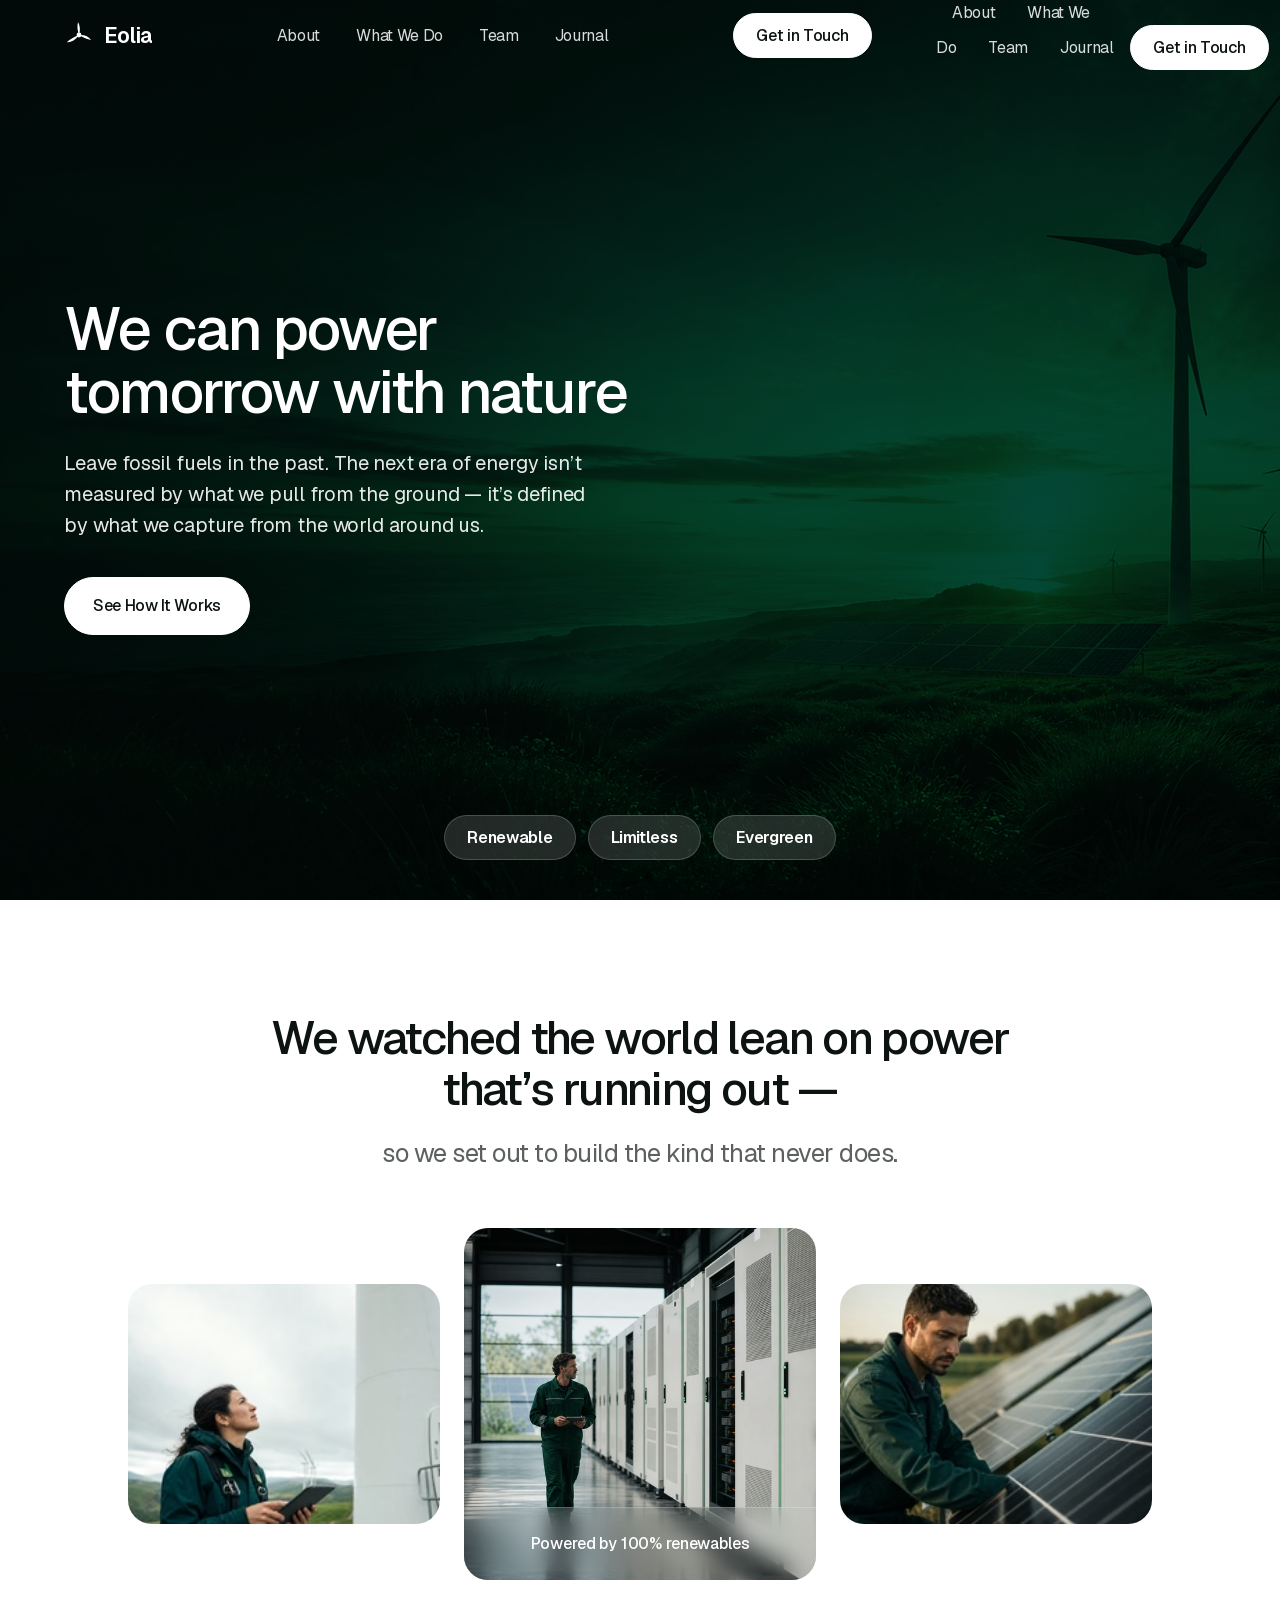
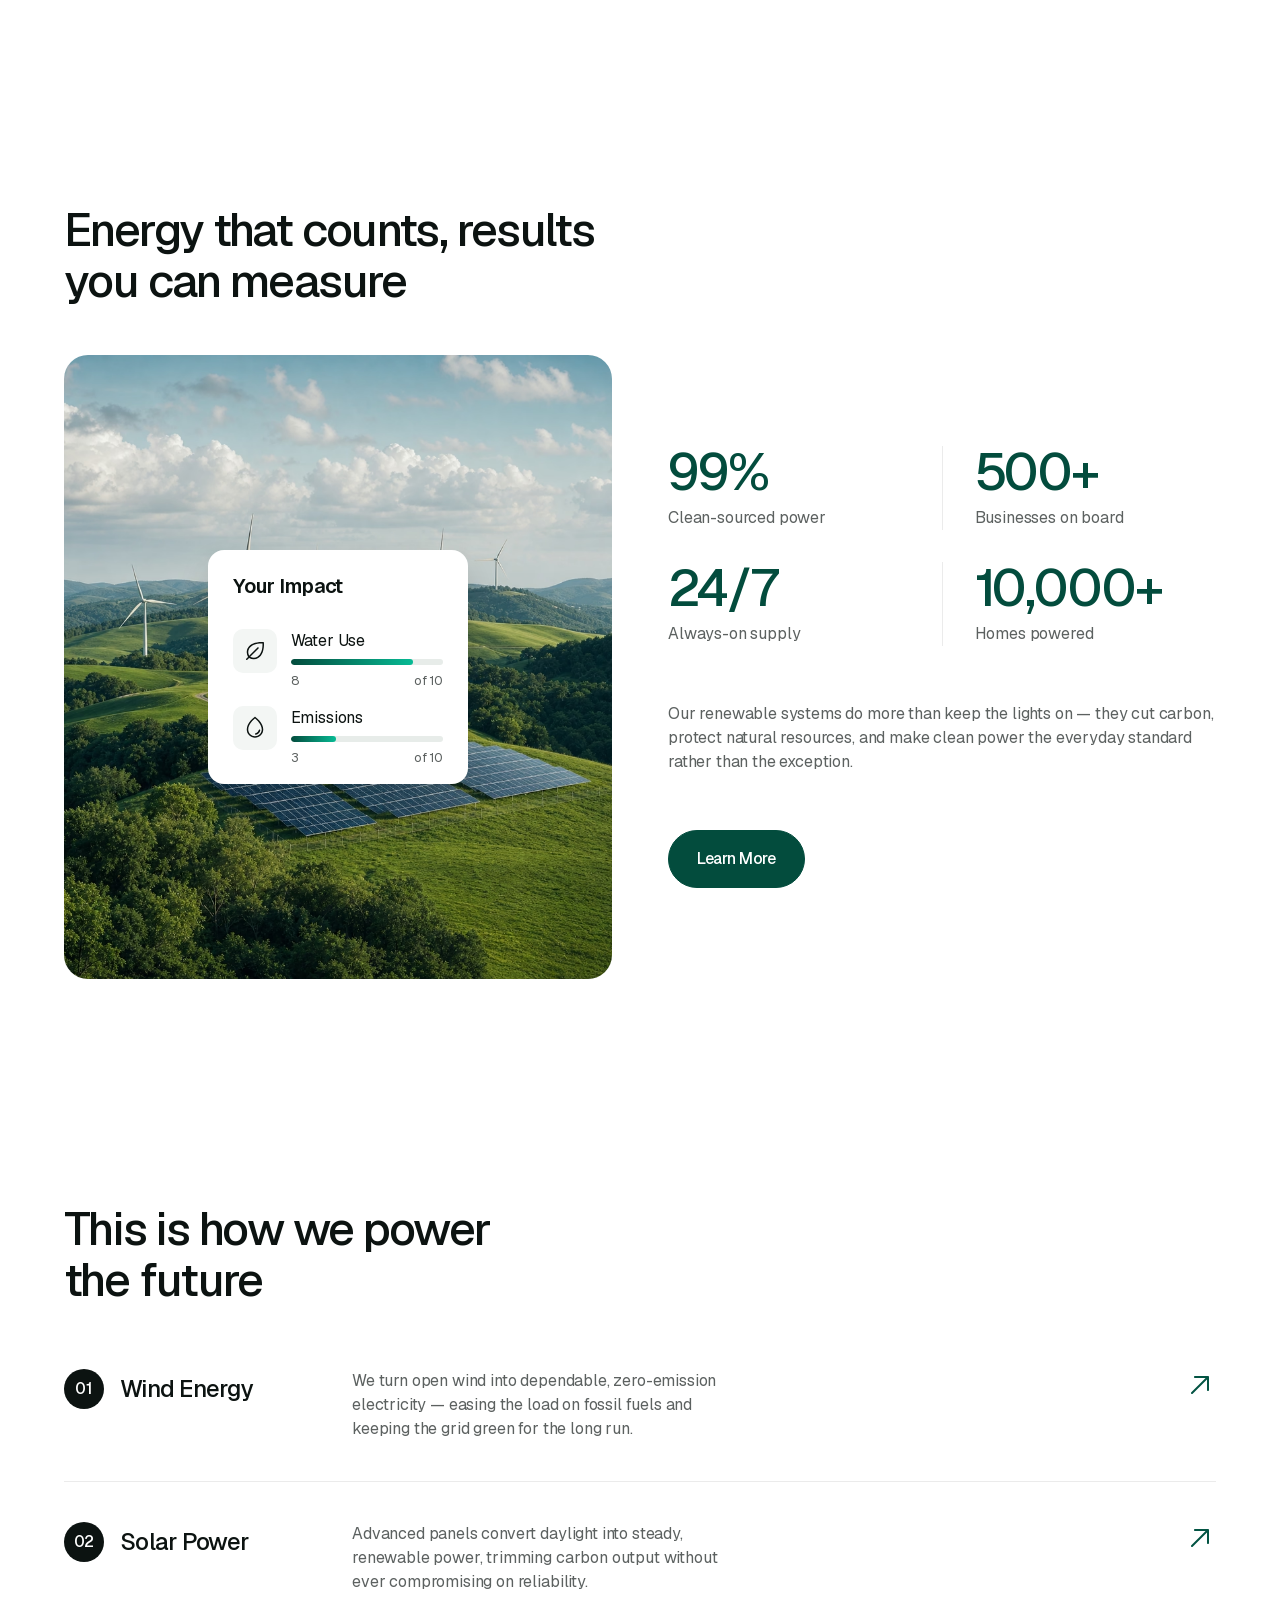
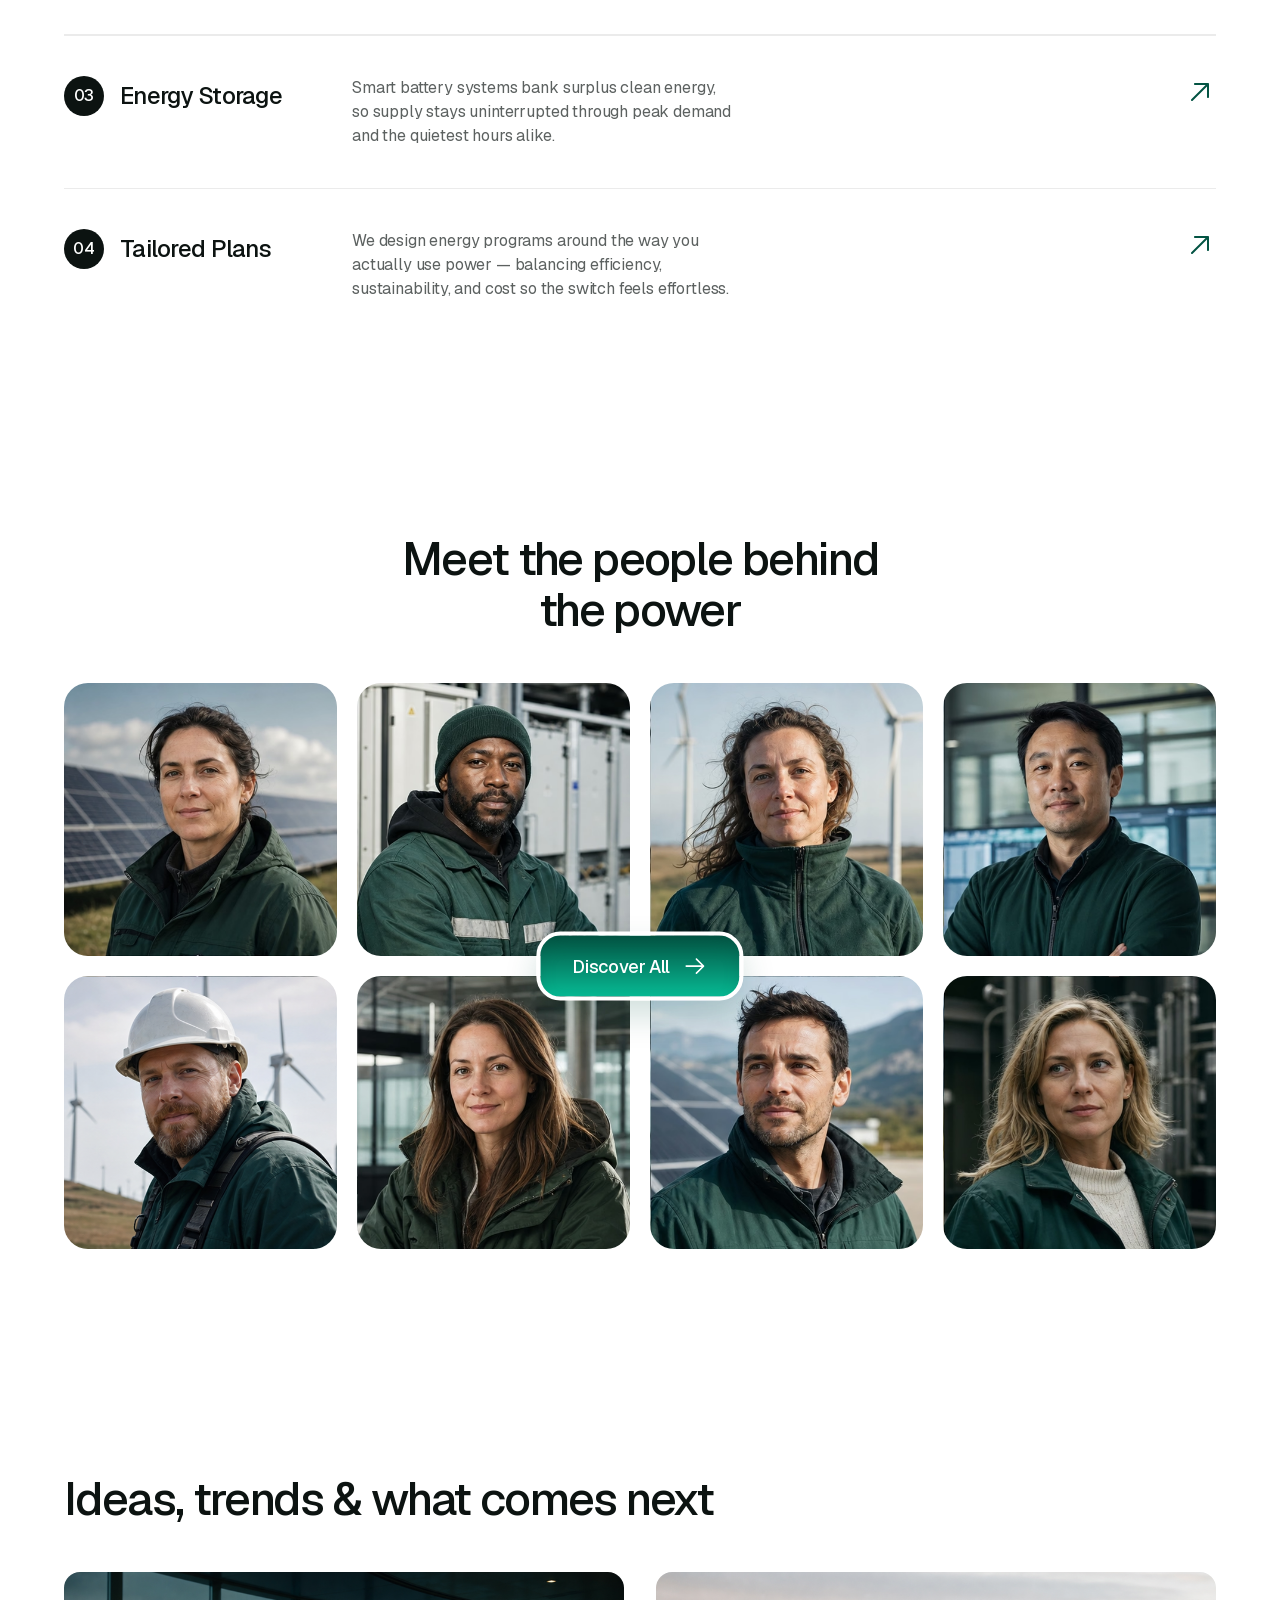
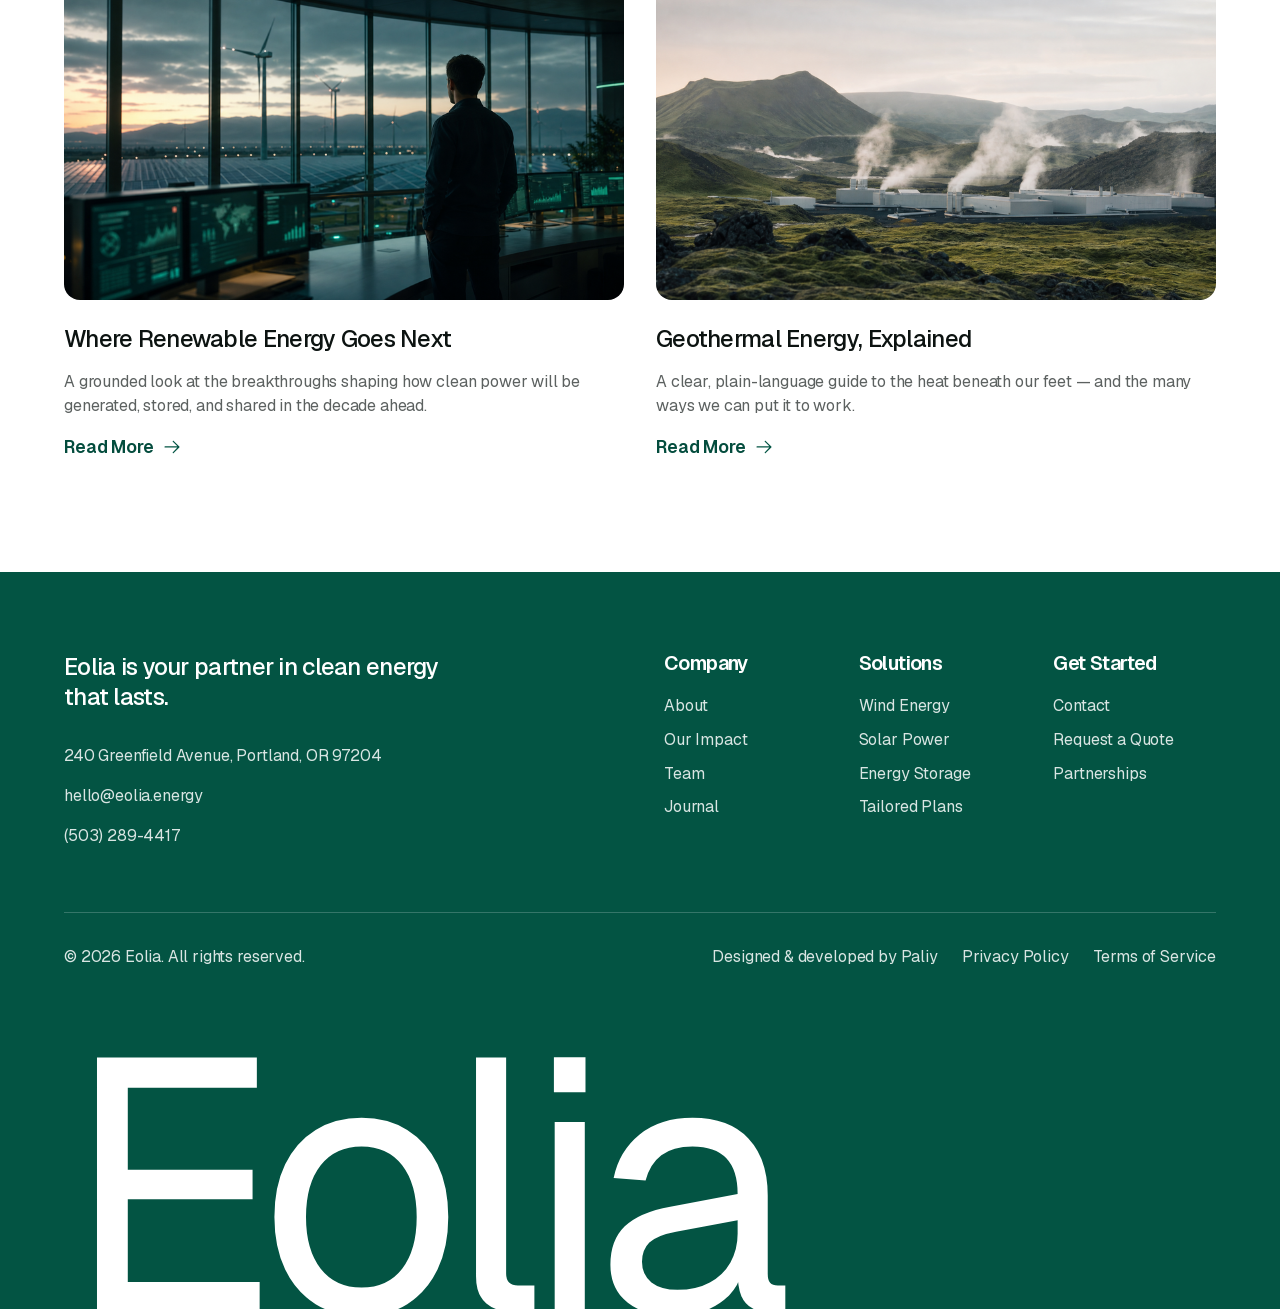
<file: index.html>
<!DOCTYPE html><!--FU7UuXra_H6nEcIr_t9p9--><html lang="en" class="__variable_50a2fe"><head><meta charSet="utf-8"/><meta name="viewport" content="width=device-width, initial-scale=1"/><link rel="preload" href="/_next/static/media/22a5144ee8d83bca-s.p.woff2" as="font" crossorigin="" type="font/woff2"/><link rel="preload" as="image" href="/images/hero.avif" fetchPriority="high"/><link rel="preload" as="image" href="/images/about-03.avif"/><link rel="preload" as="image" href="/images/about-01.avif"/><link rel="preload" as="image" href="/images/stats.avif"/><link rel="preload" as="image" href="/images/icon-leaf.svg"/><link rel="preload" as="image" href="/images/icon-drop.svg"/><link rel="preload" as="image" href="/images/arrow-up-right.svg"/><link rel="preload" as="image" href="/images/team-08.avif"/><link rel="preload" as="image" href="/images/team-07.avif"/><link rel="preload" as="image" href="/images/team-06.avif"/><link rel="stylesheet" href="/_next/static/css/797d476dfac5b5c2.css" data-precedence="next"/><link rel="preload" as="script" fetchPriority="low" href="/_next/static/chunks/webpack-be1eb085eb95ea67.js"/><script src="/_next/static/chunks/4bd1b696-c023c6e3521b1417.js" async=""></script><script src="/_next/static/chunks/255-98a0bdaa30757bda.js" async=""></script><script src="/_next/static/chunks/main-app-f9b5d20365cb8be2.js" async=""></script><script src="/_next/static/chunks/619-ba102abea3e3d0e4.js" async=""></script><script src="/_next/static/chunks/app/page-75a8a076eb5cb57d.js" async=""></script><link rel="preload" as="image" href="/images/team-05.avif"/><link rel="preload" as="image" href="/images/team-04.png"/><link rel="preload" as="image" href="/images/team-03.avif"/><link rel="preload" as="image" href="/images/team-02.avif"/><link rel="preload" as="image" href="/images/team-01.avif"/><link rel="preload" as="image" href="/images/arrow-right.svg"/><link rel="preload" as="image" href="/images/blog-01.png"/><link rel="preload" as="image" href="/images/arrow-blog.svg"/><link rel="preload" as="image" href="/images/blog-02.png"/><meta name="next-size-adjust" content=""/><title>Eolia — Clean Energy, Powered by Nature</title><meta name="description" content="Eolia powers homes and businesses with 100% renewable energy. Wind, solar, and storage solutions that cut emissions and build a future the planet can sustain."/><meta name="application-name" content="Eolia"/><meta name="author" content="Paliy"/><meta name="keywords" content="renewable energy,clean energy,wind power,solar power,energy storage,sustainability"/><meta name="creator" content="Paliy"/><meta property="og:title" content="Eolia — Clean Energy, Powered by Nature"/><meta property="og:description" content="100% renewable energy for homes and businesses. Wind, solar, and storage that reduce emissions and protect the planet."/><meta property="og:url" content="https://eolia-iota.vercel.app"/><meta property="og:site_name" content="Eolia"/><meta property="og:image:type" content="image/png"/><meta property="og:image:width" content="2400"/><meta property="og:image:height" content="1260"/><meta property="og:image" content="https://eolia-iota.vercel.app/opengraph-image.png"/><meta property="og:type" content="website"/><meta name="twitter:card" content="summary_large_image"/><meta name="twitter:title" content="Eolia — Clean Energy, Powered by Nature"/><meta name="twitter:description" content="100% renewable energy for homes and businesses. Wind, solar, and storage that reduce emissions and protect the planet."/><meta name="twitter:image:type" content="image/png"/><meta name="twitter:image:width" content="2400"/><meta name="twitter:image:height" content="1260"/><meta name="twitter:image" content="https://eolia-iota.vercel.app/opengraph-image.png"/><link rel="icon" href="/icon.svg?c13a85beb6c5663e" type="image/svg+xml" sizes="any"/><link rel="apple-touch-icon" href="/apple-icon.png?80c4244aee451df6" type="image/png" sizes="360x360"/><noscript><style>.fx{opacity:1!important;transform:none!important;filter:none!important}</style></noscript><script src="/_next/static/chunks/polyfills-42372ed130431b0a.js" noModule=""></script></head><body><div hidden=""><!--$--><!--/$--></div><header class="nav"><div class="nav-inner"><a class="nav-logo" aria-label="Eolia home" href="/"><span style="display:inline-flex;align-items:center;gap:0.6rem"><svg width="30" height="30" viewBox="0 0 32 32" fill="none" aria-hidden="true" style="flex:0 0 auto"><g fill="currentColor"><path d="M16 16 C 17.6 10.8 17.1 6.2 15 2.2 C 13.7 6.8 14.4 11.4 16 16 Z"></path><path d="M16 16 C 20.5 18.6 24.6 20.6 29 21.4 C 26.3 17.4 22.1 15.6 16 16 Z"></path><path d="M16 16 C 10.6 18 6.6 20.4 3 23.8 C 7.7 24.2 12 21.4 16 16 Z"></path><circle cx="16" cy="16" r="2.6"></circle></g></svg><span style="font-size:1.35rem;font-weight:600;letter-spacing:-0.04em">Eolia</span></span></a><nav class="nav-menu"><a class="nav-link" href="/#about">About</a><a class="nav-link" href="/#services">What We Do</a><a class="nav-link" href="/#team">Team</a><a class="nav-link" href="/#blog">Journal</a></nav><div class="nav-actions"><a class="btn btn-light" href="/contact">Get in Touch</a><button class="nav-toggle" aria-label="Toggle menu" aria-expanded="false"><span></span><span></span><span></span></button></div></div><nav class="nav-mobile"><a class="nav-link" href="/#about">About</a><a class="nav-link" href="/#services">What We Do</a><a class="nav-link" href="/#team">Team</a><a class="nav-link" href="/#blog">Journal</a><a class="btn btn-light" href="/contact">Get in Touch</a></nav></header><main><section class="hero"><div class="hero-bg"><img src="/images/hero.avif" alt="" fetchPriority="high"/></div><div class="hero-scrim"></div><div class="container hero-content"><div class="hero-inner"><h1 class="h1 fx" data-fx="load">We can power tomorrow with nature</h1><p class="fx" data-fx="load">Leave fossil fuels in the past. The next era of energy isn’t measured by what we pull from the ground — it’s defined by what we capture from the world around us.</p><div class="hero-cta fx" data-fx="load"><a class="btn btn-light" href="/contact">See How It Works</a></div></div></div><div class="hero-badges"><div class="badge fx" data-fx="load">Renewable</div><div class="badge fx" data-fx="load">Limitless</div><div class="badge fx" data-fx="load">Evergreen</div></div></section><section id="about" class="section section-lg about"><div class="container"><div class="about-head"><h2 class="h2 fx">We watched the world lean on power that’s running out —</h2><p class="sub fx">so we set out to build the kind that never does.</p></div><div class="about-gallery fx"><img class="about-side" src="/images/about-03.avif" alt=""/><div class="about-centre" style="background-image:url(/images/about-02.avif)"><div class="info">Powered by 100% renewables</div></div><img class="about-side" src="/images/about-01.avif" alt=""/></div></div></section><section id="stats" class="section section-lg"><div class="container"><div class="stats-head fx"><h2 class="h2">Energy that counts, results you can measure</h2></div><div class="stats-grid"><div class="stats-visual fx"><img src="/images/stats.avif" alt="Wind turbines on green hills"/><div class="stat-card"><div class="stat-card-head">Your Impact</div><div class="stat-row"><div class="stat-icon"><img src="/images/icon-leaf.svg" alt=""/></div><div class="stat-row-body"><div class="label">Water Use</div><div class="progress"><span data-fill="80%"></span></div><div class="progress-meta"><span>8</span><span>of 10</span></div></div></div><div class="stat-row"><div class="stat-icon"><img src="/images/icon-drop.svg" alt=""/></div><div class="stat-row-body"><div class="label">Emissions</div><div class="progress"><span data-fill="30%"></span></div><div class="progress-meta"><span>3</span><span>of 10</span></div></div></div></div></div><div class="stats-figures fx"><div class="figure-row"><div class="figure"><div class="num">99%</div><div class="cap">Clean-sourced power</div></div><div class="figure-divider"></div><div class="figure"><div class="num">500+</div><div class="cap">Businesses on board</div></div></div><div class="figure-row"><div class="figure"><div class="num">24/7</div><div class="cap">Always-on supply</div></div><div class="figure-divider"></div><div class="figure"><div class="num">10,000+</div><div class="cap">Homes powered</div></div></div><p class="stats-note">Our renewable systems do more than keep the lights on — they cut carbon, protect natural resources, and make clean power the everyday standard rather than the exception.</p><div><a class="btn btn-primary" href="/contact">Learn More</a></div></div></div></div></section><section id="services" class="section section-lg"><div class="container"><div class="services-head fx"><h2 class="h2">This is how we power the future</h2></div><div><div><div class="service fx"><a class="service-link" href="/contact"><div class="service-id"><span class="service-num">01</span><span class="service-title">Wind Energy</span></div><p class="service-desc">We turn open wind into dependable, zero-emission electricity — easing the load on fossil fuels and keeping the grid green for the long run.</p></a><img class="service-arrow" src="/images/arrow-up-right.svg" alt=""/></div><div class="divider"></div></div><div><div class="service fx"><a class="service-link" href="/contact"><div class="service-id"><span class="service-num">02</span><span class="service-title">Solar Power</span></div><p class="service-desc">Advanced panels convert daylight into steady, renewable power, trimming carbon output without ever compromising on reliability.</p></a><img class="service-arrow" src="/images/arrow-up-right.svg" alt=""/></div><div class="divider"></div></div><div><div class="service fx"><a class="service-link" href="/contact"><div class="service-id"><span class="service-num">03</span><span class="service-title">Energy Storage</span></div><p class="service-desc">Smart battery systems bank surplus clean energy, so supply stays uninterrupted through peak demand and the quietest hours alike.</p></a><img class="service-arrow" src="/images/arrow-up-right.svg" alt=""/></div><div class="divider"></div></div><div><div class="service fx"><a class="service-link" href="/contact"><div class="service-id"><span class="service-num">04</span><span class="service-title">Tailored Plans</span></div><p class="service-desc">We design energy programs around the way you actually use power — balancing efficiency, sustainability, and cost so the switch feels effortless.</p></a><img class="service-arrow" src="/images/arrow-up-right.svg" alt=""/></div></div></div></div></section><section id="team" class="section section-lg team"><div class="container"><div class="team-head fx"><h2 class="h2">Meet the people behind the power</h2></div><div class="team-grid fx"><img src="/images/team-08.avif" alt=""/><img src="/images/team-07.avif" alt=""/><img src="/images/team-06.avif" alt=""/><img src="/images/team-05.avif" alt=""/><img src="/images/team-04.png" alt=""/><img src="/images/team-03.avif" alt=""/><img src="/images/team-02.avif" alt=""/><img src="/images/team-01.avif" alt=""/><a class="team-cta" href="/contact"><span class="h6" style="font-weight:500">Discover All</span><img src="/images/arrow-right.svg" alt=""/></a></div></div></section><section id="blog" class="section section-lg"><div class="container"><div class="blog-head fx"><h2 class="h2">Ideas, trends &amp; what comes next</h2></div><div class="blog-grid"><article class="blog-card fx"><img class="blog-card-img" src="/images/blog-01.png" alt=""/><div class="blog-card-body"><h3 class="h5">Where Renewable Energy Goes Next</h3><p class="excerpt">A grounded look at the breakthroughs shaping how clean power will be generated, stored, and shared in the decade ahead.</p><span class="read-more">Read More<img src="/images/arrow-blog.svg" alt=""/></span></div></article><article class="blog-card fx"><img class="blog-card-img" src="/images/blog-02.png" alt=""/><div class="blog-card-body"><h3 class="h5">Geothermal Energy, Explained</h3><p class="excerpt">A clear, plain-language guide to the heat beneath our feet — and the many ways we can put it to work.</p><span class="read-more">Read More<img src="/images/arrow-blog.svg" alt=""/></span></div></article></div></div></section></main><footer class="footer"><div class="footer-inner"><div class="footer-top"><div class="footer-brand"><h3 class="h5">Eolia is your partner in clean energy that lasts.</h3><div class="footer-address"><span>240 Greenfield Avenue, Portland, OR 97204</span><a href="mailto:hello@eolia.energy">hello@eolia.energy</a><a href="tel:+15032894417">(503) 289-4417</a></div></div><div class="footer-cols"><div class="footer-col"><h4>Company</h4><ul><li><a href="/#about">About</a></li><li><a href="/#stats">Our Impact</a></li><li><a href="/#team">Team</a></li><li><a href="/#blog">Journal</a></li></ul></div><div class="footer-col"><h4>Solutions</h4><ul><li><a href="/contact">Wind Energy</a></li><li><a href="/contact">Solar Power</a></li><li><a href="/contact">Energy Storage</a></li><li><a href="/contact">Tailored Plans</a></li></ul></div><div class="footer-col"><h4>Get Started</h4><ul><li><a href="/contact">Contact</a></li><li><a href="/contact">Request a Quote</a></li><li><a href="mailto:hello@eolia.energy">Partnerships</a></li></ul></div></div></div><div class="footer-credits"><div class="footer-line"></div><div class="footer-credits-row"><span>© 2026 Eolia. All rights reserved.</span><div class="footer-credits-links"><span>Designed &amp; developed by Paliy</span><span>Privacy Policy</span><span>Terms of Service</span></div></div></div></div><div class="footer-wordmark" aria-hidden="true">Eolia</div></footer><!--$--><!--/$--><script src="/_next/static/chunks/webpack-be1eb085eb95ea67.js" id="_R_" async=""></script><script>(self.__next_f=self.__next_f||[]).push([0])</script><script>self.__next_f.push([1,"1:\"$Sreact.fragment\"\n2:I[9766,[],\"\"]\n3:I[8924,[],\"\"]\n4:I[1978,[\"619\",\"static/chunks/619-ba102abea3e3d0e4.js\",\"974\",\"static/chunks/app/page-75a8a076eb5cb57d.js\"],\"default\"]\n5:I[2619,[\"619\",\"static/chunks/619-ba102abea3e3d0e4.js\",\"974\",\"static/chunks/app/page-75a8a076eb5cb57d.js\"],\"\"]\n10:I[7150,[],\"\"]\n:HL[\"/_next/static/media/22a5144ee8d83bca-s.p.woff2\",\"font\",{\"crossOrigin\":\"\",\"type\":\"font/woff2\"}]\n:HL[\"/_next/static/css/797d476dfac5b5c2.css\",\"style\"]\n"])</script><script>self.__next_f.push([1,"0:{\"P\":null,\"b\":\"FU7UuXra_H6nEcIr_t9p9\",\"p\":\"\",\"c\":[\"\",\"\"],\"i\":false,\"f\":[[[\"\",{\"children\":[\"__PAGE__\",{}]},\"$undefined\",\"$undefined\",true],[\"\",[\"$\",\"$1\",\"c\",{\"children\":[[[\"$\",\"link\",\"0\",{\"rel\":\"stylesheet\",\"href\":\"/_next/static/css/797d476dfac5b5c2.css\",\"precedence\":\"next\",\"crossOrigin\":\"$undefined\",\"nonce\":\"$undefined\"}]],[\"$\",\"html\",null,{\"lang\":\"en\",\"className\":\"__variable_50a2fe\",\"children\":[[\"$\",\"head\",null,{\"children\":[\"$\",\"noscript\",null,{\"children\":[\"$\",\"style\",null,{\"children\":\".fx{opacity:1!important;transform:none!important;filter:none!important}\"}]}]}],[\"$\",\"body\",null,{\"children\":[\"$\",\"$L2\",null,{\"parallelRouterKey\":\"children\",\"error\":\"$undefined\",\"errorStyles\":\"$undefined\",\"errorScripts\":\"$undefined\",\"template\":[\"$\",\"$L3\",null,{}],\"templateStyles\":\"$undefined\",\"templateScripts\":\"$undefined\",\"notFound\":[[[\"$\",\"title\",null,{\"children\":\"404: This page could not be found.\"}],[\"$\",\"div\",null,{\"style\":{\"fontFamily\":\"system-ui,\\\"Segoe UI\\\",Roboto,Helvetica,Arial,sans-serif,\\\"Apple Color Emoji\\\",\\\"Segoe UI Emoji\\\"\",\"height\":\"100vh\",\"textAlign\":\"center\",\"display\":\"flex\",\"flexDirection\":\"column\",\"alignItems\":\"center\",\"justifyContent\":\"center\"},\"children\":[\"$\",\"div\",null,{\"children\":[[\"$\",\"style\",null,{\"dangerouslySetInnerHTML\":{\"__html\":\"body{color:#000;background:#fff;margin:0}.next-error-h1{border-right:1px solid rgba(0,0,0,.3)}@media (prefers-color-scheme:dark){body{color:#fff;background:#000}.next-error-h1{border-right:1px solid rgba(255,255,255,.3)}}\"}}],[\"$\",\"h1\",null,{\"className\":\"next-error-h1\",\"style\":{\"display\":\"inline-block\",\"margin\":\"0 20px 0 0\",\"padding\":\"0 23px 0 0\",\"fontSize\":24,\"fontWeight\":500,\"verticalAlign\":\"top\",\"lineHeight\":\"49px\"},\"children\":404}],[\"$\",\"div\",null,{\"style\":{\"display\":\"inline-block\"},\"children\":[\"$\",\"h2\",null,{\"style\":{\"fontSize\":14,\"fontWeight\":400,\"lineHeight\":\"49px\",\"margin\":0},\"children\":\"This page could not be found.\"}]}]]}]}]],[]],\"forbidden\":\"$undefined\",\"unauthorized\":\"$undefined\"}]}]]}]]}],{\"children\":[\"__PAGE__\",[\"$\",\"$1\",\"c\",{\"children\":[[[\"$\",\"$L4\",null,{}],[\"$\",\"main\",null,{\"children\":[[\"$\",\"section\",null,{\"className\":\"hero\",\"children\":[[\"$\",\"div\",null,{\"className\":\"hero-bg\",\"children\":[\"$\",\"img\",null,{\"src\":\"/images/hero.avif\",\"alt\":\"\",\"fetchPriority\":\"high\"}]}],[\"$\",\"div\",null,{\"className\":\"hero-scrim\"}],[\"$\",\"div\",null,{\"className\":\"container hero-content\",\"children\":[\"$\",\"div\",null,{\"className\":\"hero-inner\",\"children\":[[\"$\",\"h1\",null,{\"className\":\"h1 fx\",\"data-fx\":\"load\",\"children\":\"We can power tomorrow with nature\"}],[\"$\",\"p\",null,{\"className\":\"fx\",\"data-fx\":\"load\",\"children\":\"Leave fossil fuels in the past. The next era of energy isn’t measured by what we pull from the ground — it’s defined by what we capture from the world around us.\"}],[\"$\",\"div\",null,{\"className\":\"hero-cta fx\",\"data-fx\":\"load\",\"children\":[\"$\",\"$L5\",null,{\"href\":\"/contact\",\"className\":\"btn btn-light\",\"children\":\"See How It Works\"}]}]]}]}],[\"$\",\"div\",null,{\"className\":\"hero-badges\",\"children\":[[\"$\",\"div\",null,{\"className\":\"badge fx\",\"data-fx\":\"load\",\"children\":\"Renewable\"}],[\"$\",\"div\",null,{\"className\":\"badge fx\",\"data-fx\":\"load\",\"children\":\"Limitless\"}],[\"$\",\"div\",null,{\"className\":\"badge fx\",\"data-fx\":\"load\",\"children\":\"Evergreen\"}]]}]]}],[\"$\",\"section\",null,{\"id\":\"about\",\"className\":\"section section-lg about\",\"children\":[\"$\",\"div\",null,{\"className\":\"container\",\"children\":[[\"$\",\"div\",null,{\"className\":\"about-head\",\"children\":[[\"$\",\"h2\",null,{\"className\":\"h2 fx\",\"children\":\"We watched the world lean on power that’s running out —\"}],[\"$\",\"p\",null,{\"className\":\"sub fx\",\"children\":\"so we set out to build the kind that never does.\"}]]}],[\"$\",\"div\",null,{\"className\":\"about-gallery fx\",\"children\":[[\"$\",\"img\",null,{\"className\":\"about-side\",\"src\":\"/images/about-03.avif\",\"alt\":\"\"}],[\"$\",\"div\",null,{\"className\":\"about-centre\",\"style\":{\"backgroundImage\":\"url(/images/about-02.avif)\"},\"children\":[\"$\",\"div\",null,{\"className\":\"info\",\"children\":\"Powered by 100% renewables\"}]}],[\"$\",\"img\",null,{\"className\":\"about-side\",\"src\":\"/images/about-01.avif\",\"alt\":\"\"}]]}]]}]}],[\"$\",\"section\",null,{\"id\":\"stats\",\"className\":\"section section-lg\",\"children\":[\"$\",\"div\",null,{\"className\":\"container\",\"children\":[[\"$\",\"div\",null,{\"className\":\"stats-head fx\",\"children\":[\"$\",\"h2\",null,{\"className\":\"h2\",\"children\":\"Energy that counts, results you can measure\"}]}],[\"$\",\"div\",null,{\"className\":\"stats-grid\",\"children\":[[\"$\",\"div\",null,{\"className\":\"stats-visual fx\",\"children\":[[\"$\",\"img\",null,{\"src\":\"/images/stats.avif\",\"alt\":\"Wind turbines on green hills\"}],[\"$\",\"div\",null,{\"className\":\"stat-card\",\"children\":[[\"$\",\"div\",null,{\"className\":\"stat-card-head\",\"children\":\"Your Impact\"}],[\"$\",\"div\",null,{\"className\":\"stat-row\",\"children\":[[\"$\",\"div\",null,{\"className\":\"stat-icon\",\"children\":[\"$\",\"img\",null,{\"src\":\"/images/icon-leaf.svg\",\"alt\":\"\"}]}],\"$L6\"]}],\"$L7\"]}]]}],\"$L8\"]}]]}]}],\"$L9\",\"$La\",\"$Lb\"]}],\"$Lc\",\"$Ld\"],null,\"$Le\"]}],{},null,false]},null,false],\"$Lf\",false]],\"m\":\"$undefined\",\"G\":[\"$10\",[]],\"s\":false,\"S\":true}\n"])</script><script>self.__next_f.push([1,"11:I[3612,[\"619\",\"static/chunks/619-ba102abea3e3d0e4.js\",\"974\",\"static/chunks/app/page-75a8a076eb5cb57d.js\"],\"default\"]\n12:I[4431,[],\"OutletBoundary\"]\n14:I[5278,[],\"AsyncMetadataOutlet\"]\n16:I[4431,[],\"ViewportBoundary\"]\n18:I[4431,[],\"MetadataBoundary\"]\n19:\"$Sreact.suspense\"\n6:[\"$\",\"div\",null,{\"className\":\"stat-row-body\",\"children\":[[\"$\",\"div\",null,{\"className\":\"label\",\"children\":\"Water Use\"}],[\"$\",\"div\",null,{\"className\":\"progress\",\"children\":[\"$\",\"span\",null,{\"data-fill\":\"80%\"}]}],[\"$\",\"div\",null,{\"className\":\"progress-meta\",\"children\":[[\"$\",\"span\",null,{\"children\":\"8\"}],[\"$\",\"span\",null,{\"children\":\"of 10\"}]]}]]}]\n7:[\"$\",\"div\",null,{\"className\":\"stat-row\",\"children\":[[\"$\",\"div\",null,{\"className\":\"stat-icon\",\"children\":[\"$\",\"img\",null,{\"src\":\"/images/icon-drop.svg\",\"alt\":\"\"}]}],[\"$\",\"div\",null,{\"className\":\"stat-row-body\",\"children\":[[\"$\",\"div\",null,{\"className\":\"label\",\"children\":\"Emissions\"}],[\"$\",\"div\",null,{\"className\":\"progress\",\"children\":[\"$\",\"span\",null,{\"data-fill\":\"30%\"}]}],[\"$\",\"div\",null,{\"className\":\"progress-meta\",\"children\":[[\"$\",\"span\",null,{\"children\":\"3\"}],[\"$\",\"span\",null,{\"children\":\"of 10\"}]]}]]}]]}]\n"])</script><script>self.__next_f.push([1,"8:[\"$\",\"div\",null,{\"className\":\"stats-figures fx\",\"children\":[[\"$\",\"div\",null,{\"className\":\"figure-row\",\"children\":[[\"$\",\"div\",null,{\"className\":\"figure\",\"children\":[[\"$\",\"div\",null,{\"className\":\"num\",\"children\":\"99%\"}],[\"$\",\"div\",null,{\"className\":\"cap\",\"children\":\"Clean-sourced power\"}]]}],[\"$\",\"div\",null,{\"className\":\"figure-divider\"}],[\"$\",\"div\",null,{\"className\":\"figure\",\"children\":[[\"$\",\"div\",null,{\"className\":\"num\",\"children\":\"500+\"}],[\"$\",\"div\",null,{\"className\":\"cap\",\"children\":\"Businesses on board\"}]]}]]}],[\"$\",\"div\",null,{\"className\":\"figure-row\",\"children\":[[\"$\",\"div\",null,{\"className\":\"figure\",\"children\":[[\"$\",\"div\",null,{\"className\":\"num\",\"children\":\"24/7\"}],[\"$\",\"div\",null,{\"className\":\"cap\",\"children\":\"Always-on supply\"}]]}],[\"$\",\"div\",null,{\"className\":\"figure-divider\"}],[\"$\",\"div\",null,{\"className\":\"figure\",\"children\":[[\"$\",\"div\",null,{\"className\":\"num\",\"children\":\"10,000+\"}],[\"$\",\"div\",null,{\"className\":\"cap\",\"children\":\"Homes powered\"}]]}]]}],[\"$\",\"p\",null,{\"className\":\"stats-note\",\"children\":\"Our renewable systems do more than keep the lights on — they cut carbon, protect natural resources, and make clean power the everyday standard rather than the exception.\"}],[\"$\",\"div\",null,{\"children\":[\"$\",\"$L5\",null,{\"href\":\"/contact\",\"className\":\"btn btn-primary\",\"children\":\"Learn More\"}]}]]}]\n"])</script><script>self.__next_f.push([1,"9:[\"$\",\"section\",null,{\"id\":\"services\",\"className\":\"section section-lg\",\"children\":[\"$\",\"div\",null,{\"className\":\"container\",\"children\":[[\"$\",\"div\",null,{\"className\":\"services-head fx\",\"children\":[\"$\",\"h2\",null,{\"className\":\"h2\",\"children\":\"This is how we power the future\"}]}],[\"$\",\"div\",null,{\"children\":[[\"$\",\"div\",\"01\",{\"children\":[[\"$\",\"div\",null,{\"className\":\"service fx\",\"children\":[[\"$\",\"$L5\",null,{\"href\":\"/contact\",\"className\":\"service-link\",\"children\":[[\"$\",\"div\",null,{\"className\":\"service-id\",\"children\":[[\"$\",\"span\",null,{\"className\":\"service-num\",\"children\":\"01\"}],[\"$\",\"span\",null,{\"className\":\"service-title\",\"children\":\"Wind Energy\"}]]}],[\"$\",\"p\",null,{\"className\":\"service-desc\",\"children\":\"We turn open wind into dependable, zero-emission electricity — easing the load on fossil fuels and keeping the grid green for the long run.\"}]]}],[\"$\",\"img\",null,{\"className\":\"service-arrow\",\"src\":\"/images/arrow-up-right.svg\",\"alt\":\"\"}]]}],[\"$\",\"div\",null,{\"className\":\"divider\"}]]}],[\"$\",\"div\",\"02\",{\"children\":[[\"$\",\"div\",null,{\"className\":\"service fx\",\"children\":[[\"$\",\"$L5\",null,{\"href\":\"/contact\",\"className\":\"service-link\",\"children\":[[\"$\",\"div\",null,{\"className\":\"service-id\",\"children\":[[\"$\",\"span\",null,{\"className\":\"service-num\",\"children\":\"02\"}],[\"$\",\"span\",null,{\"className\":\"service-title\",\"children\":\"Solar Power\"}]]}],[\"$\",\"p\",null,{\"className\":\"service-desc\",\"children\":\"Advanced panels convert daylight into steady, renewable power, trimming carbon output without ever compromising on reliability.\"}]]}],[\"$\",\"img\",null,{\"className\":\"service-arrow\",\"src\":\"/images/arrow-up-right.svg\",\"alt\":\"\"}]]}],[\"$\",\"div\",null,{\"className\":\"divider\"}]]}],[\"$\",\"div\",\"03\",{\"children\":[[\"$\",\"div\",null,{\"className\":\"service fx\",\"children\":[[\"$\",\"$L5\",null,{\"href\":\"/contact\",\"className\":\"service-link\",\"children\":[[\"$\",\"div\",null,{\"className\":\"service-id\",\"children\":[[\"$\",\"span\",null,{\"className\":\"service-num\",\"children\":\"03\"}],[\"$\",\"span\",null,{\"className\":\"service-title\",\"children\":\"Energy Storage\"}]]}],[\"$\",\"p\",null,{\"className\":\"service-desc\",\"children\":\"Smart battery systems bank surplus clean energy, so supply stays uninterrupted through peak demand and the quietest hours alike.\"}]]}],[\"$\",\"img\",null,{\"className\":\"service-arrow\",\"src\":\"/images/arrow-up-right.svg\",\"alt\":\"\"}]]}],[\"$\",\"div\",null,{\"className\":\"divider\"}]]}],[\"$\",\"div\",\"04\",{\"children\":[[\"$\",\"div\",null,{\"className\":\"service fx\",\"children\":[[\"$\",\"$L5\",null,{\"href\":\"/contact\",\"className\":\"service-link\",\"children\":[[\"$\",\"div\",null,{\"className\":\"service-id\",\"children\":[[\"$\",\"span\",null,{\"className\":\"service-num\",\"children\":\"04\"}],[\"$\",\"span\",null,{\"className\":\"service-title\",\"children\":\"Tailored Plans\"}]]}],[\"$\",\"p\",null,{\"className\":\"service-desc\",\"children\":\"We design energy programs around the way you actually use power — balancing efficiency, sustainability, and cost so the switch feels effortless.\"}]]}],[\"$\",\"img\",null,{\"className\":\"service-arrow\",\"src\":\"/images/arrow-up-right.svg\",\"alt\":\"\"}]]}],false]}]]}]]}]}]\n"])</script><script>self.__next_f.push([1,"a:[\"$\",\"section\",null,{\"id\":\"team\",\"className\":\"section section-lg team\",\"children\":[\"$\",\"div\",null,{\"className\":\"container\",\"children\":[[\"$\",\"div\",null,{\"className\":\"team-head fx\",\"children\":[\"$\",\"h2\",null,{\"className\":\"h2\",\"children\":\"Meet the people behind the power\"}]}],[\"$\",\"div\",null,{\"className\":\"team-grid fx\",\"children\":[[[\"$\",\"img\",\"team-08.avif\",{\"src\":\"/images/team-08.avif\",\"alt\":\"\"}],[\"$\",\"img\",\"team-07.avif\",{\"src\":\"/images/team-07.avif\",\"alt\":\"\"}],[\"$\",\"img\",\"team-06.avif\",{\"src\":\"/images/team-06.avif\",\"alt\":\"\"}],[\"$\",\"img\",\"team-05.avif\",{\"src\":\"/images/team-05.avif\",\"alt\":\"\"}],[\"$\",\"img\",\"team-04.png\",{\"src\":\"/images/team-04.png\",\"alt\":\"\"}],[\"$\",\"img\",\"team-03.avif\",{\"src\":\"/images/team-03.avif\",\"alt\":\"\"}],[\"$\",\"img\",\"team-02.avif\",{\"src\":\"/images/team-02.avif\",\"alt\":\"\"}],[\"$\",\"img\",\"team-01.avif\",{\"src\":\"/images/team-01.avif\",\"alt\":\"\"}]],[\"$\",\"$L5\",null,{\"href\":\"/contact\",\"className\":\"team-cta\",\"children\":[[\"$\",\"span\",null,{\"className\":\"h6\",\"style\":{\"fontWeight\":500},\"children\":\"Discover All\"}],[\"$\",\"img\",null,{\"src\":\"/images/arrow-right.svg\",\"alt\":\"\"}]]}]]}]]}]}]\n"])</script><script>self.__next_f.push([1,"b:[\"$\",\"section\",null,{\"id\":\"blog\",\"className\":\"section section-lg\",\"children\":[\"$\",\"div\",null,{\"className\":\"container\",\"children\":[[\"$\",\"div\",null,{\"className\":\"blog-head fx\",\"children\":[\"$\",\"h2\",null,{\"className\":\"h2\",\"children\":\"Ideas, trends \u0026 what comes next\"}]}],[\"$\",\"div\",null,{\"className\":\"blog-grid\",\"children\":[[\"$\",\"article\",\"blog-01\",{\"className\":\"blog-card fx\",\"children\":[[\"$\",\"img\",null,{\"className\":\"blog-card-img\",\"src\":\"/images/blog-01.png\",\"alt\":\"\"}],[\"$\",\"div\",null,{\"className\":\"blog-card-body\",\"children\":[[\"$\",\"h3\",null,{\"className\":\"h5\",\"children\":\"Where Renewable Energy Goes Next\"}],[\"$\",\"p\",null,{\"className\":\"excerpt\",\"children\":\"A grounded look at the breakthroughs shaping how clean power will be generated, stored, and shared in the decade ahead.\"}],[\"$\",\"span\",null,{\"className\":\"read-more\",\"children\":[\"Read More\",[\"$\",\"img\",null,{\"src\":\"/images/arrow-blog.svg\",\"alt\":\"\"}]]}]]}]]}],[\"$\",\"article\",\"blog-02\",{\"className\":\"blog-card fx\",\"children\":[[\"$\",\"img\",null,{\"className\":\"blog-card-img\",\"src\":\"/images/blog-02.png\",\"alt\":\"\"}],[\"$\",\"div\",null,{\"className\":\"blog-card-body\",\"children\":[[\"$\",\"h3\",null,{\"className\":\"h5\",\"children\":\"Geothermal Energy, Explained\"}],[\"$\",\"p\",null,{\"className\":\"excerpt\",\"children\":\"A clear, plain-language guide to the heat beneath our feet — and the many ways we can put it to work.\"}],[\"$\",\"span\",null,{\"className\":\"read-more\",\"children\":[\"Read More\",[\"$\",\"img\",null,{\"src\":\"/images/arrow-blog.svg\",\"alt\":\"\"}]]}]]}]]}]]}]]}]}]\n"])</script><script>self.__next_f.push([1,"c:[\"$\",\"footer\",null,{\"className\":\"footer\",\"children\":[[\"$\",\"div\",null,{\"className\":\"footer-inner\",\"children\":[[\"$\",\"div\",null,{\"className\":\"footer-top\",\"children\":[[\"$\",\"div\",null,{\"className\":\"footer-brand\",\"children\":[[\"$\",\"h3\",null,{\"className\":\"h5\",\"children\":\"Eolia is your partner in clean energy that lasts.\"}],[\"$\",\"div\",null,{\"className\":\"footer-address\",\"children\":[[\"$\",\"span\",null,{\"children\":\"240 Greenfield Avenue, Portland, OR 97204\"}],[\"$\",\"a\",null,{\"href\":\"mailto:hello@eolia.energy\",\"children\":\"hello@eolia.energy\"}],[\"$\",\"a\",null,{\"href\":\"tel:+15032894417\",\"children\":\"(503) 289-4417\"}]]}]]}],[\"$\",\"div\",null,{\"className\":\"footer-cols\",\"children\":[[\"$\",\"div\",null,{\"className\":\"footer-col\",\"children\":[[\"$\",\"h4\",null,{\"children\":\"Company\"}],[\"$\",\"ul\",null,{\"children\":[[\"$\",\"li\",null,{\"children\":[\"$\",\"$L5\",null,{\"href\":\"/#about\",\"children\":\"About\"}]}],[\"$\",\"li\",null,{\"children\":[\"$\",\"$L5\",null,{\"href\":\"/#stats\",\"children\":\"Our Impact\"}]}],[\"$\",\"li\",null,{\"children\":[\"$\",\"$L5\",null,{\"href\":\"/#team\",\"children\":\"Team\"}]}],[\"$\",\"li\",null,{\"children\":[\"$\",\"$L5\",null,{\"href\":\"/#blog\",\"children\":\"Journal\"}]}]]}]]}],[\"$\",\"div\",null,{\"className\":\"footer-col\",\"children\":[[\"$\",\"h4\",null,{\"children\":\"Solutions\"}],[\"$\",\"ul\",null,{\"children\":[[\"$\",\"li\",null,{\"children\":[\"$\",\"$L5\",null,{\"href\":\"/contact\",\"children\":\"Wind Energy\"}]}],[\"$\",\"li\",null,{\"children\":[\"$\",\"$L5\",null,{\"href\":\"/contact\",\"children\":\"Solar Power\"}]}],[\"$\",\"li\",null,{\"children\":[\"$\",\"$L5\",null,{\"href\":\"/contact\",\"children\":\"Energy Storage\"}]}],[\"$\",\"li\",null,{\"children\":[\"$\",\"$L5\",null,{\"href\":\"/contact\",\"children\":\"Tailored Plans\"}]}]]}]]}],[\"$\",\"div\",null,{\"className\":\"footer-col\",\"children\":[[\"$\",\"h4\",null,{\"children\":\"Get Started\"}],[\"$\",\"ul\",null,{\"children\":[[\"$\",\"li\",null,{\"children\":[\"$\",\"$L5\",null,{\"href\":\"/contact\",\"children\":\"Contact\"}]}],[\"$\",\"li\",null,{\"children\":[\"$\",\"$L5\",null,{\"href\":\"/contact\",\"children\":\"Request a Quote\"}]}],[\"$\",\"li\",null,{\"children\":[\"$\",\"a\",null,{\"href\":\"mailto:hello@eolia.energy\",\"children\":\"Partnerships\"}]}]]}]]}]]}]]}],[\"$\",\"div\",null,{\"className\":\"footer-credits\",\"children\":[[\"$\",\"div\",null,{\"className\":\"footer-line\"}],[\"$\",\"div\",null,{\"className\":\"footer-credits-row\",\"children\":[[\"$\",\"span\",null,{\"children\":\"© 2026 Eolia. All rights reserved.\"}],[\"$\",\"div\",null,{\"className\":\"footer-credits-links\",\"children\":[[\"$\",\"span\",null,{\"children\":\"Designed \u0026 developed by Paliy\"}],[\"$\",\"span\",null,{\"children\":\"Privacy Policy\"}],[\"$\",\"span\",null,{\"children\":\"Terms of Service\"}]]}]]}]]}]]}],[\"$\",\"div\",null,{\"className\":\"footer-wordmark\",\"aria-hidden\":\"true\",\"children\":\"Eolia\"}]]}]\n"])</script><script>self.__next_f.push([1,"d:[\"$\",\"$L11\",null,{}]\ne:[\"$\",\"$L12\",null,{\"children\":[\"$L13\",[\"$\",\"$L14\",null,{\"promise\":\"$@15\"}]]}]\nf:[\"$\",\"$1\",\"h\",{\"children\":[null,[[\"$\",\"$L16\",null,{\"children\":\"$L17\"}],[\"$\",\"meta\",null,{\"name\":\"next-size-adjust\",\"content\":\"\"}]],[\"$\",\"$L18\",null,{\"children\":[\"$\",\"div\",null,{\"hidden\":true,\"children\":[\"$\",\"$19\",null,{\"fallback\":null,\"children\":\"$L1a\"}]}]}]]}]\n"])</script><script>self.__next_f.push([1,"17:[[\"$\",\"meta\",\"0\",{\"charSet\":\"utf-8\"}],[\"$\",\"meta\",\"1\",{\"name\":\"viewport\",\"content\":\"width=device-width, initial-scale=1\"}]]\n13:null\n"])</script><script>self.__next_f.push([1,"1b:I[622,[],\"IconMark\"]\n"])</script><script>self.__next_f.push([1,"15:{\"metadata\":[[\"$\",\"title\",\"0\",{\"children\":\"Eolia — Clean Energy, Powered by Nature\"}],[\"$\",\"meta\",\"1\",{\"name\":\"description\",\"content\":\"Eolia powers homes and businesses with 100% renewable energy. Wind, solar, and storage solutions that cut emissions and build a future the planet can sustain.\"}],[\"$\",\"meta\",\"2\",{\"name\":\"application-name\",\"content\":\"Eolia\"}],[\"$\",\"meta\",\"3\",{\"name\":\"author\",\"content\":\"Paliy\"}],[\"$\",\"meta\",\"4\",{\"name\":\"keywords\",\"content\":\"renewable energy,clean energy,wind power,solar power,energy storage,sustainability\"}],[\"$\",\"meta\",\"5\",{\"name\":\"creator\",\"content\":\"Paliy\"}],[\"$\",\"meta\",\"6\",{\"property\":\"og:title\",\"content\":\"Eolia — Clean Energy, Powered by Nature\"}],[\"$\",\"meta\",\"7\",{\"property\":\"og:description\",\"content\":\"100% renewable energy for homes and businesses. Wind, solar, and storage that reduce emissions and protect the planet.\"}],[\"$\",\"meta\",\"8\",{\"property\":\"og:url\",\"content\":\"https://eolia-iota.vercel.app\"}],[\"$\",\"meta\",\"9\",{\"property\":\"og:site_name\",\"content\":\"Eolia\"}],[\"$\",\"meta\",\"10\",{\"property\":\"og:image:type\",\"content\":\"image/png\"}],[\"$\",\"meta\",\"11\",{\"property\":\"og:image:width\",\"content\":\"2400\"}],[\"$\",\"meta\",\"12\",{\"property\":\"og:image:height\",\"content\":\"1260\"}],[\"$\",\"meta\",\"13\",{\"property\":\"og:image\",\"content\":\"https://eolia-iota.vercel.app/opengraph-image.png\"}],[\"$\",\"meta\",\"14\",{\"property\":\"og:type\",\"content\":\"website\"}],[\"$\",\"meta\",\"15\",{\"name\":\"twitter:card\",\"content\":\"summary_large_image\"}],[\"$\",\"meta\",\"16\",{\"name\":\"twitter:title\",\"content\":\"Eolia — Clean Energy, Powered by Nature\"}],[\"$\",\"meta\",\"17\",{\"name\":\"twitter:description\",\"content\":\"100% renewable energy for homes and businesses. Wind, solar, and storage that reduce emissions and protect the planet.\"}],[\"$\",\"meta\",\"18\",{\"name\":\"twitter:image:type\",\"content\":\"image/png\"}],[\"$\",\"meta\",\"19\",{\"name\":\"twitter:image:width\",\"content\":\"2400\"}],[\"$\",\"meta\",\"20\",{\"name\":\"twitter:image:height\",\"content\":\"1260\"}],[\"$\",\"meta\",\"21\",{\"name\":\"twitter:image\",\"content\":\"https://eolia-iota.vercel.app/opengraph-image.png\"}],[\"$\",\"link\",\"22\",{\"rel\":\"icon\",\"href\":\"/icon.svg?c13a85beb6c5663e\",\"type\":\"image/svg+xml\",\"sizes\":\"any\"}],[\"$\",\"link\",\"23\",{\"rel\":\"apple-touch-icon\",\"href\":\"/apple-icon.png?80c4244aee451df6\",\"type\":\"image/png\",\"sizes\":\"360x360\"}],[\"$\",\"$L1b\",\"24\",{}]],\"error\":null,\"digest\":\"$undefined\"}\n"])</script><script>self.__next_f.push([1,"1a:\"$15:metadata\"\n"])</script></body></html>
</file>
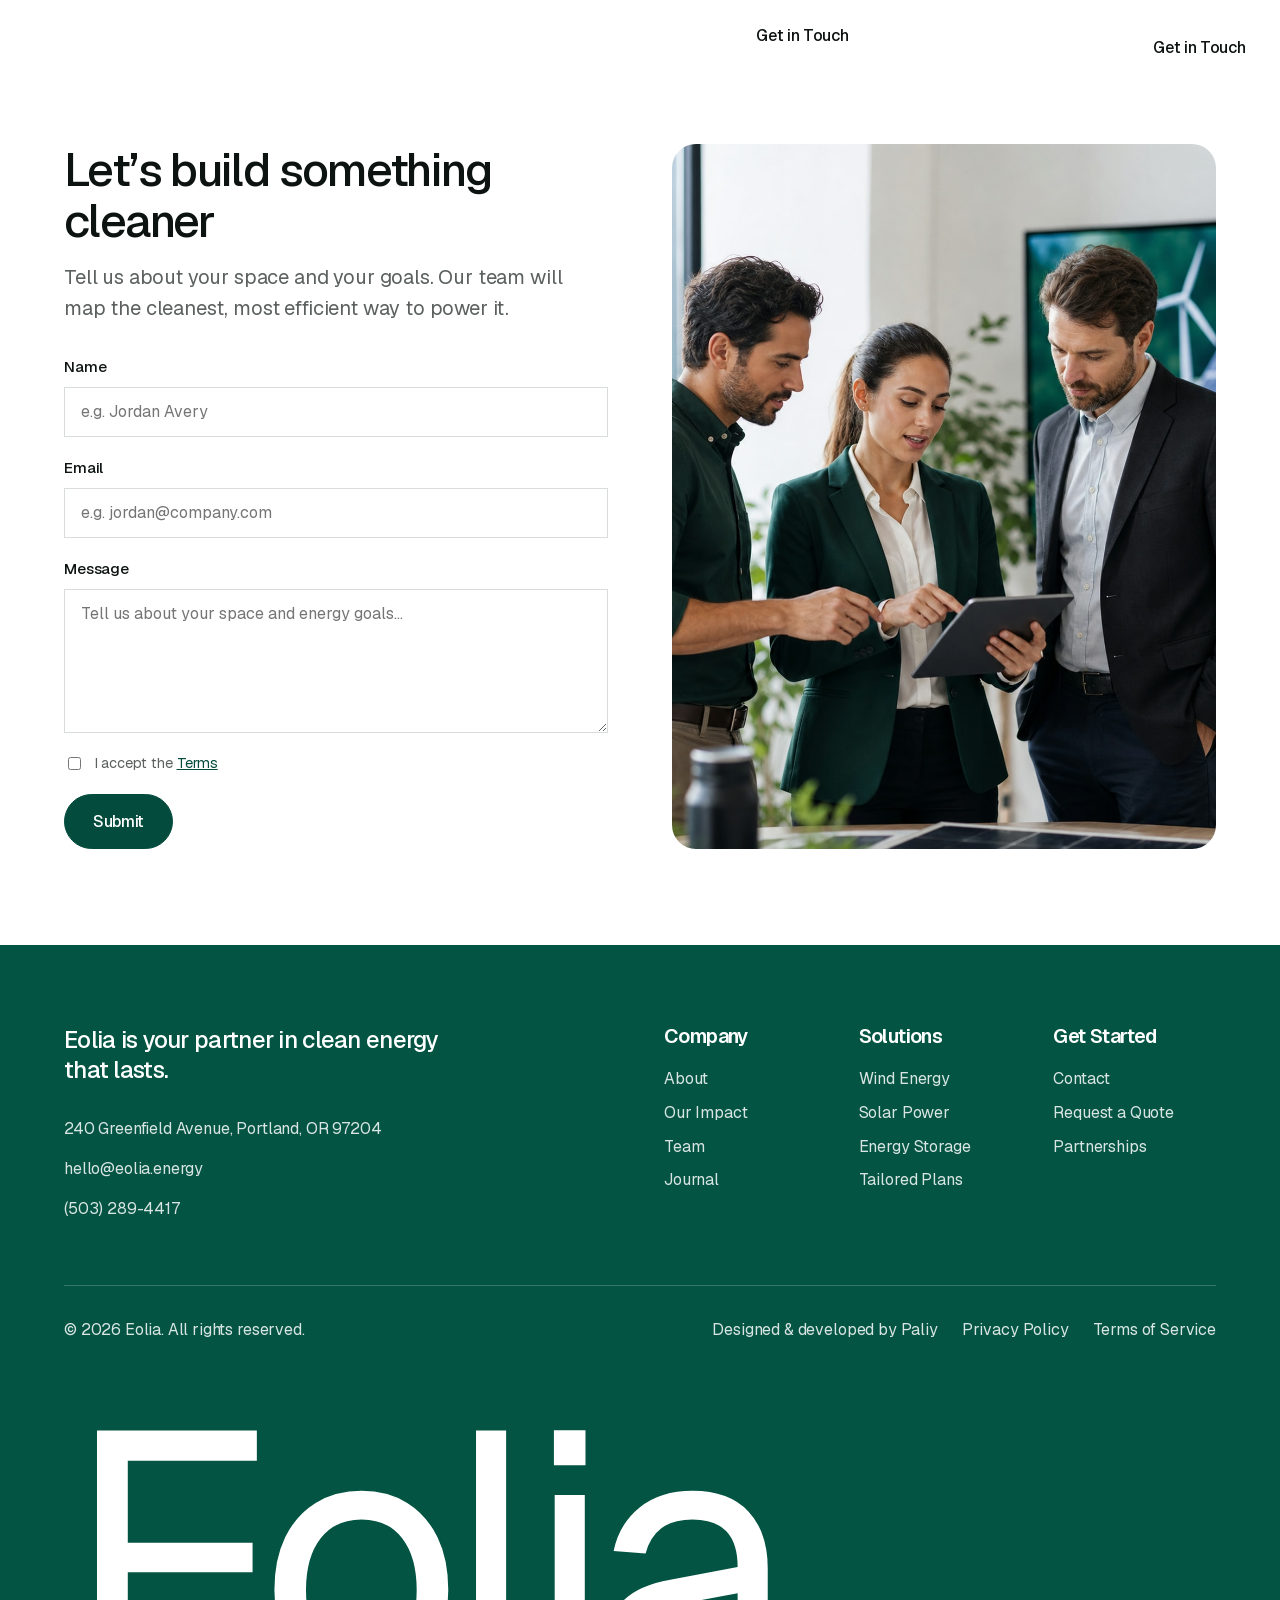
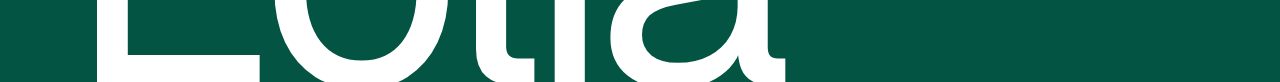
<file: contact/index.html>
<!DOCTYPE html><!--FU7UuXra_H6nEcIr_t9p9--><html lang="en" class="__variable_50a2fe"><head><meta charSet="utf-8"/><meta name="viewport" content="width=device-width, initial-scale=1"/><link rel="preload" href="/_next/static/media/22a5144ee8d83bca-s.p.woff2" as="font" crossorigin="" type="font/woff2"/><link rel="preload" as="image" href="/images/contact.avif"/><link rel="stylesheet" href="/_next/static/css/797d476dfac5b5c2.css" data-precedence="next"/><link rel="preload" as="script" fetchPriority="low" href="/_next/static/chunks/webpack-be1eb085eb95ea67.js"/><script src="/_next/static/chunks/4bd1b696-c023c6e3521b1417.js" async=""></script><script src="/_next/static/chunks/255-98a0bdaa30757bda.js" async=""></script><script src="/_next/static/chunks/main-app-f9b5d20365cb8be2.js" async=""></script><script src="/_next/static/chunks/619-ba102abea3e3d0e4.js" async=""></script><script src="/_next/static/chunks/app/contact/page-5767c33ab220c73d.js" async=""></script><meta name="next-size-adjust" content=""/><title>Contact — Eolia</title><meta name="description" content="Get in touch with Eolia for clean energy solutions — wind, solar, and storage tailored to your home or business. Let&#x27;s plan the switch to renewable power."/><meta name="application-name" content="Eolia"/><meta name="author" content="Paliy"/><meta name="keywords" content="renewable energy,clean energy,wind power,solar power,energy storage,sustainability"/><meta name="creator" content="Paliy"/><meta property="og:title" content="Contact — Eolia"/><meta property="og:description" content="Get in touch with Eolia for clean energy solutions tailored to your home or business."/><meta name="twitter:card" content="summary_large_image"/><meta name="twitter:title" content="Eolia — Clean Energy, Powered by Nature"/><meta name="twitter:description" content="100% renewable energy for homes and businesses. Wind, solar, and storage that reduce emissions and protect the planet."/><link rel="icon" href="/icon.svg?c13a85beb6c5663e" type="image/svg+xml" sizes="any"/><link rel="apple-touch-icon" href="/apple-icon.png?80c4244aee451df6" type="image/png" sizes="360x360"/><noscript><style>.fx{opacity:1!important;transform:none!important;filter:none!important}</style></noscript><script src="/_next/static/chunks/polyfills-42372ed130431b0a.js" noModule=""></script></head><body><div hidden=""><!--$--><!--/$--></div><header class="nav"><div class="nav-inner"><a class="nav-logo" aria-label="Eolia home" href="/"><span style="display:inline-flex;align-items:center;gap:0.6rem"><svg width="30" height="30" viewBox="0 0 32 32" fill="none" aria-hidden="true" style="flex:0 0 auto"><g fill="currentColor"><path d="M16 16 C 17.6 10.8 17.1 6.2 15 2.2 C 13.7 6.8 14.4 11.4 16 16 Z"></path><path d="M16 16 C 20.5 18.6 24.6 20.6 29 21.4 C 26.3 17.4 22.1 15.6 16 16 Z"></path><path d="M16 16 C 10.6 18 6.6 20.4 3 23.8 C 7.7 24.2 12 21.4 16 16 Z"></path><circle cx="16" cy="16" r="2.6"></circle></g></svg><span style="font-size:1.35rem;font-weight:600;letter-spacing:-0.04em">Eolia</span></span></a><nav class="nav-menu"><a class="nav-link" href="/#about">About</a><a class="nav-link" href="/#services">What We Do</a><a class="nav-link" href="/#team">Team</a><a class="nav-link" href="/#blog">Journal</a></nav><div class="nav-actions"><a class="btn btn-light" href="/contact">Get in Touch</a><button class="nav-toggle" aria-label="Toggle menu" aria-expanded="false"><span></span><span></span><span></span></button></div></div><nav class="nav-mobile"><a class="nav-link" href="/#about">About</a><a class="nav-link" href="/#services">What We Do</a><a class="nav-link" href="/#team">Team</a><a class="nav-link" href="/#blog">Journal</a><a class="btn btn-light" href="/contact">Get in Touch</a></nav></header><main><section class="section contact-section"><div class="container"><div class="contact-grid"><div><div class="contact-head fx"><h1 class="h2">Let’s build something cleaner</h1><p class="lead muted">Tell us about your space and your goals. Our team will map the cleanest, most efficient way to power it.</p></div><div class="fx"><form class="contact-form"><div class="field"><label for="name">Name</label><input id="name" type="text" placeholder="e.g. Jordan Avery" required="" name="name"/></div><div class="field"><label for="email">Email</label><input id="email" type="email" placeholder="e.g. jordan@company.com" required="" name="email"/></div><div class="field"><label for="message">Message</label><textarea id="message" name="message" placeholder="Tell us about your space and energy goals…" required=""></textarea></div><label class="check"><input type="checkbox" required=""/><span>I accept the <a href="/contact">Terms</a></span></label><div><button type="submit" class="btn btn-primary">Submit</button></div></form></div></div><img class="contact-image fx" src="/images/contact.avif" alt=""/></div></div></section></main><footer class="footer"><div class="footer-inner"><div class="footer-top"><div class="footer-brand"><h3 class="h5">Eolia is your partner in clean energy that lasts.</h3><div class="footer-address"><span>240 Greenfield Avenue, Portland, OR 97204</span><a href="mailto:hello@eolia.energy">hello@eolia.energy</a><a href="tel:+15032894417">(503) 289-4417</a></div></div><div class="footer-cols"><div class="footer-col"><h4>Company</h4><ul><li><a href="/#about">About</a></li><li><a href="/#stats">Our Impact</a></li><li><a href="/#team">Team</a></li><li><a href="/#blog">Journal</a></li></ul></div><div class="footer-col"><h4>Solutions</h4><ul><li><a href="/contact">Wind Energy</a></li><li><a href="/contact">Solar Power</a></li><li><a href="/contact">Energy Storage</a></li><li><a href="/contact">Tailored Plans</a></li></ul></div><div class="footer-col"><h4>Get Started</h4><ul><li><a href="/contact">Contact</a></li><li><a href="/contact">Request a Quote</a></li><li><a href="mailto:hello@eolia.energy">Partnerships</a></li></ul></div></div></div><div class="footer-credits"><div class="footer-line"></div><div class="footer-credits-row"><span>© 2026 Eolia. All rights reserved.</span><div class="footer-credits-links"><span>Designed &amp; developed by Paliy</span><span>Privacy Policy</span><span>Terms of Service</span></div></div></div></div><div class="footer-wordmark" aria-hidden="true">Eolia</div></footer><!--$--><!--/$--><script src="/_next/static/chunks/webpack-be1eb085eb95ea67.js" id="_R_" async=""></script><script>(self.__next_f=self.__next_f||[]).push([0])</script><script>self.__next_f.push([1,"1:\"$Sreact.fragment\"\n2:I[9766,[],\"\"]\n3:I[8924,[],\"\"]\n4:I[1978,[\"619\",\"static/chunks/619-ba102abea3e3d0e4.js\",\"977\",\"static/chunks/app/contact/page-5767c33ab220c73d.js\"],\"default\"]\n5:I[3832,[\"619\",\"static/chunks/619-ba102abea3e3d0e4.js\",\"977\",\"static/chunks/app/contact/page-5767c33ab220c73d.js\"],\"default\"]\n6:I[2619,[\"619\",\"static/chunks/619-ba102abea3e3d0e4.js\",\"977\",\"static/chunks/app/contact/page-5767c33ab220c73d.js\"],\"\"]\nc:I[7150,[],\"\"]\n:HL[\"/_next/static/media/22a5144ee8d83bca-s.p.woff2\",\"font\",{\"crossOrigin\":\"\",\"type\":\"font/woff2\"}]\n:HL[\"/_next/static/css/797d476dfac5b5c2.css\",\"style\"]\n"])</script><script>self.__next_f.push([1,"0:{\"P\":null,\"b\":\"FU7UuXra_H6nEcIr_t9p9\",\"p\":\"\",\"c\":[\"\",\"contact\"],\"i\":false,\"f\":[[[\"\",{\"children\":[\"contact\",{\"children\":[\"__PAGE__\",{}]}]},\"$undefined\",\"$undefined\",true],[\"\",[\"$\",\"$1\",\"c\",{\"children\":[[[\"$\",\"link\",\"0\",{\"rel\":\"stylesheet\",\"href\":\"/_next/static/css/797d476dfac5b5c2.css\",\"precedence\":\"next\",\"crossOrigin\":\"$undefined\",\"nonce\":\"$undefined\"}]],[\"$\",\"html\",null,{\"lang\":\"en\",\"className\":\"__variable_50a2fe\",\"children\":[[\"$\",\"head\",null,{\"children\":[\"$\",\"noscript\",null,{\"children\":[\"$\",\"style\",null,{\"children\":\".fx{opacity:1!important;transform:none!important;filter:none!important}\"}]}]}],[\"$\",\"body\",null,{\"children\":[\"$\",\"$L2\",null,{\"parallelRouterKey\":\"children\",\"error\":\"$undefined\",\"errorStyles\":\"$undefined\",\"errorScripts\":\"$undefined\",\"template\":[\"$\",\"$L3\",null,{}],\"templateStyles\":\"$undefined\",\"templateScripts\":\"$undefined\",\"notFound\":[[[\"$\",\"title\",null,{\"children\":\"404: This page could not be found.\"}],[\"$\",\"div\",null,{\"style\":{\"fontFamily\":\"system-ui,\\\"Segoe UI\\\",Roboto,Helvetica,Arial,sans-serif,\\\"Apple Color Emoji\\\",\\\"Segoe UI Emoji\\\"\",\"height\":\"100vh\",\"textAlign\":\"center\",\"display\":\"flex\",\"flexDirection\":\"column\",\"alignItems\":\"center\",\"justifyContent\":\"center\"},\"children\":[\"$\",\"div\",null,{\"children\":[[\"$\",\"style\",null,{\"dangerouslySetInnerHTML\":{\"__html\":\"body{color:#000;background:#fff;margin:0}.next-error-h1{border-right:1px solid rgba(0,0,0,.3)}@media (prefers-color-scheme:dark){body{color:#fff;background:#000}.next-error-h1{border-right:1px solid rgba(255,255,255,.3)}}\"}}],[\"$\",\"h1\",null,{\"className\":\"next-error-h1\",\"style\":{\"display\":\"inline-block\",\"margin\":\"0 20px 0 0\",\"padding\":\"0 23px 0 0\",\"fontSize\":24,\"fontWeight\":500,\"verticalAlign\":\"top\",\"lineHeight\":\"49px\"},\"children\":404}],[\"$\",\"div\",null,{\"style\":{\"display\":\"inline-block\"},\"children\":[\"$\",\"h2\",null,{\"style\":{\"fontSize\":14,\"fontWeight\":400,\"lineHeight\":\"49px\",\"margin\":0},\"children\":\"This page could not be found.\"}]}]]}]}]],[]],\"forbidden\":\"$undefined\",\"unauthorized\":\"$undefined\"}]}]]}]]}],{\"children\":[\"contact\",[\"$\",\"$1\",\"c\",{\"children\":[null,[\"$\",\"$L2\",null,{\"parallelRouterKey\":\"children\",\"error\":\"$undefined\",\"errorStyles\":\"$undefined\",\"errorScripts\":\"$undefined\",\"template\":[\"$\",\"$L3\",null,{}],\"templateStyles\":\"$undefined\",\"templateScripts\":\"$undefined\",\"notFound\":\"$undefined\",\"forbidden\":\"$undefined\",\"unauthorized\":\"$undefined\"}]]}],{\"children\":[\"__PAGE__\",[\"$\",\"$1\",\"c\",{\"children\":[[[\"$\",\"$L4\",null,{}],[\"$\",\"main\",null,{\"children\":[\"$\",\"section\",null,{\"className\":\"section contact-section\",\"children\":[\"$\",\"div\",null,{\"className\":\"container\",\"children\":[\"$\",\"div\",null,{\"className\":\"contact-grid\",\"children\":[[\"$\",\"div\",null,{\"children\":[[\"$\",\"div\",null,{\"className\":\"contact-head fx\",\"children\":[[\"$\",\"h1\",null,{\"className\":\"h2\",\"children\":\"Let’s build something cleaner\"}],[\"$\",\"p\",null,{\"className\":\"lead muted\",\"children\":\"Tell us about your space and your goals. Our team will map the cleanest, most efficient way to power it.\"}]]}],[\"$\",\"div\",null,{\"className\":\"fx\",\"children\":[\"$\",\"$L5\",null,{}]}]]}],[\"$\",\"img\",null,{\"className\":\"contact-image fx\",\"src\":\"/images/contact.avif\",\"alt\":\"\"}]]}]}]}]}],[\"$\",\"footer\",null,{\"className\":\"footer\",\"children\":[[\"$\",\"div\",null,{\"className\":\"footer-inner\",\"children\":[[\"$\",\"div\",null,{\"className\":\"footer-top\",\"children\":[[\"$\",\"div\",null,{\"className\":\"footer-brand\",\"children\":[[\"$\",\"h3\",null,{\"className\":\"h5\",\"children\":\"Eolia is your partner in clean energy that lasts.\"}],[\"$\",\"div\",null,{\"className\":\"footer-address\",\"children\":[[\"$\",\"span\",null,{\"children\":\"240 Greenfield Avenue, Portland, OR 97204\"}],[\"$\",\"a\",null,{\"href\":\"mailto:hello@eolia.energy\",\"children\":\"hello@eolia.energy\"}],[\"$\",\"a\",null,{\"href\":\"tel:+15032894417\",\"children\":\"(503) 289-4417\"}]]}]]}],[\"$\",\"div\",null,{\"className\":\"footer-cols\",\"children\":[[\"$\",\"div\",null,{\"className\":\"footer-col\",\"children\":[[\"$\",\"h4\",null,{\"children\":\"Company\"}],[\"$\",\"ul\",null,{\"children\":[[\"$\",\"li\",null,{\"children\":[\"$\",\"$L6\",null,{\"href\":\"/#about\",\"children\":\"About\"}]}],[\"$\",\"li\",null,{\"children\":[\"$\",\"$L6\",null,{\"href\":\"/#stats\",\"children\":\"Our Impact\"}]}],[\"$\",\"li\",null,{\"children\":[\"$\",\"$L6\",null,{\"href\":\"/#team\",\"children\":\"Team\"}]}],[\"$\",\"li\",null,{\"children\":[\"$\",\"$L6\",null,{\"href\":\"/#blog\",\"children\":\"Journal\"}]}]]}]]}],[\"$\",\"div\",null,{\"className\":\"footer-col\",\"children\":[[\"$\",\"h4\",null,{\"children\":\"Solutions\"}],[\"$\",\"ul\",null,{\"children\":[[\"$\",\"li\",null,{\"children\":[\"$\",\"$L6\",null,{\"href\":\"/contact\",\"children\":\"Wind Energy\"}]}],[\"$\",\"li\",null,{\"children\":[\"$\",\"$L6\",null,{\"href\":\"/contact\",\"children\":\"Solar Power\"}]}],[\"$\",\"li\",null,{\"children\":[\"$\",\"$L6\",null,{\"href\":\"/contact\",\"children\":\"Energy Storage\"}]}],[\"$\",\"li\",null,{\"children\":[\"$\",\"$L6\",null,{\"href\":\"/contact\",\"children\":\"Tailored Plans\"}]}]]}]]}],[\"$\",\"div\",null,{\"className\":\"footer-col\",\"children\":[[\"$\",\"h4\",null,{\"children\":\"Get Started\"}],[\"$\",\"ul\",null,{\"children\":[[\"$\",\"li\",null,{\"children\":[\"$\",\"$L6\",null,{\"href\":\"/contact\",\"children\":\"Contact\"}]}],[\"$\",\"li\",null,{\"children\":[\"$\",\"$L6\",null,{\"href\":\"/contact\",\"children\":\"Request a Quote\"}]}],[\"$\",\"li\",null,{\"children\":[\"$\",\"a\",null,{\"href\":\"mailto:hello@eolia.energy\",\"children\":\"Partnerships\"}]}]]}]]}]]}]]}],\"$L7\"]}],\"$L8\"]}],\"$L9\"],null,\"$La\"]}],{},null,false]},null,false]},null,false],\"$Lb\",false]],\"m\":\"$undefined\",\"G\":[\"$c\",[]],\"s\":false,\"S\":true}\n"])</script><script>self.__next_f.push([1,"d:I[3612,[\"619\",\"static/chunks/619-ba102abea3e3d0e4.js\",\"977\",\"static/chunks/app/contact/page-5767c33ab220c73d.js\"],\"default\"]\ne:I[4431,[],\"OutletBoundary\"]\n10:I[5278,[],\"AsyncMetadataOutlet\"]\n12:I[4431,[],\"ViewportBoundary\"]\n14:I[4431,[],\"MetadataBoundary\"]\n15:\"$Sreact.suspense\"\n7:[\"$\",\"div\",null,{\"className\":\"footer-credits\",\"children\":[[\"$\",\"div\",null,{\"className\":\"footer-line\"}],[\"$\",\"div\",null,{\"className\":\"footer-credits-row\",\"children\":[[\"$\",\"span\",null,{\"children\":\"© 2026 Eolia. All rights reserved.\"}],[\"$\",\"div\",null,{\"className\":\"footer-credits-links\",\"children\":[[\"$\",\"span\",null,{\"children\":\"Designed \u0026 developed by Paliy\"}],[\"$\",\"span\",null,{\"children\":\"Privacy Policy\"}],[\"$\",\"span\",null,{\"children\":\"Terms of Service\"}]]}]]}]]}]\n8:[\"$\",\"div\",null,{\"className\":\"footer-wordmark\",\"aria-hidden\":\"true\",\"children\":\"Eolia\"}]\n9:[\"$\",\"$Ld\",null,{}]\na:[\"$\",\"$Le\",null,{\"children\":[\"$Lf\",[\"$\",\"$L10\",null,{\"promise\":\"$@11\"}]]}]\nb:[\"$\",\"$1\",\"h\",{\"children\":[null,[[\"$\",\"$L12\",null,{\"children\":\"$L13\"}],[\"$\",\"meta\",null,{\"name\":\"next-size-adjust\",\"content\":\"\"}]],[\"$\",\"$L14\",null,{\"children\":[\"$\",\"div\",null,{\"hidden\":true,\"children\":[\"$\",\"$15\",null,{\"fallback\":null,\"children\":\"$L16\"}]}]}]]}]\n"])</script><script>self.__next_f.push([1,"13:[[\"$\",\"meta\",\"0\",{\"charSet\":\"utf-8\"}],[\"$\",\"meta\",\"1\",{\"name\":\"viewport\",\"content\":\"width=device-width, initial-scale=1\"}]]\nf:null\n"])</script><script>self.__next_f.push([1,"17:I[622,[],\"IconMark\"]\n"])</script><script>self.__next_f.push([1,"11:{\"metadata\":[[\"$\",\"title\",\"0\",{\"children\":\"Contact — Eolia\"}],[\"$\",\"meta\",\"1\",{\"name\":\"description\",\"content\":\"Get in touch with Eolia for clean energy solutions — wind, solar, and storage tailored to your home or business. Let's plan the switch to renewable power.\"}],[\"$\",\"meta\",\"2\",{\"name\":\"application-name\",\"content\":\"Eolia\"}],[\"$\",\"meta\",\"3\",{\"name\":\"author\",\"content\":\"Paliy\"}],[\"$\",\"meta\",\"4\",{\"name\":\"keywords\",\"content\":\"renewable energy,clean energy,wind power,solar power,energy storage,sustainability\"}],[\"$\",\"meta\",\"5\",{\"name\":\"creator\",\"content\":\"Paliy\"}],[\"$\",\"meta\",\"6\",{\"property\":\"og:title\",\"content\":\"Contact — Eolia\"}],[\"$\",\"meta\",\"7\",{\"property\":\"og:description\",\"content\":\"Get in touch with Eolia for clean energy solutions tailored to your home or business.\"}],[\"$\",\"meta\",\"8\",{\"name\":\"twitter:card\",\"content\":\"summary_large_image\"}],[\"$\",\"meta\",\"9\",{\"name\":\"twitter:title\",\"content\":\"Eolia — Clean Energy, Powered by Nature\"}],[\"$\",\"meta\",\"10\",{\"name\":\"twitter:description\",\"content\":\"100% renewable energy for homes and businesses. Wind, solar, and storage that reduce emissions and protect the planet.\"}],[\"$\",\"link\",\"11\",{\"rel\":\"icon\",\"href\":\"/icon.svg?c13a85beb6c5663e\",\"type\":\"image/svg+xml\",\"sizes\":\"any\"}],[\"$\",\"link\",\"12\",{\"rel\":\"apple-touch-icon\",\"href\":\"/apple-icon.png?80c4244aee451df6\",\"type\":\"image/png\",\"sizes\":\"360x360\"}],[\"$\",\"$L17\",\"13\",{}]],\"error\":null,\"digest\":\"$undefined\"}\n"])</script><script>self.__next_f.push([1,"16:\"$11:metadata\"\n"])</script></body></html>
</file>
<file: _next/static/css/797d476dfac5b5c2.css>
@font-face{font-family:Geist;font-style:normal;font-weight:300;font-display:swap;src:url(/_next/static/media/f639721981034f88-s.woff2) format("woff2");unicode-range:u+0460-052f,u+1c80-1c8a,u+20b4,u+2de0-2dff,u+a640-a69f,u+fe2e-fe2f}@font-face{font-family:Geist;font-style:normal;font-weight:300;font-display:swap;src:url(/_next/static/media/9766a7e9e2e0ad5a-s.woff2) format("woff2");unicode-range:u+0301,u+0400-045f,u+0490-0491,u+04b0-04b1,u+2116}@font-face{font-family:Geist;font-style:normal;font-weight:300;font-display:swap;src:url(/_next/static/media/b66cf8e69499582a-s.woff2) format("woff2");unicode-range:u+0102-0103,u+0110-0111,u+0128-0129,u+0168-0169,u+01a0-01a1,u+01af-01b0,u+0300-0301,u+0303-0304,u+0308-0309,u+0323,u+0329,u+1ea0-1ef9,u+20ab}@font-face{font-family:Geist;font-style:normal;font-weight:300;font-display:swap;src:url(/_next/static/media/aa016aab0e6d1295-s.woff2) format("woff2");unicode-range:u+0100-02ba,u+02bd-02c5,u+02c7-02cc,u+02ce-02d7,u+02dd-02ff,u+0304,u+0308,u+0329,u+1d00-1dbf,u+1e00-1e9f,u+1ef2-1eff,u+2020,u+20a0-20ab,u+20ad-20c0,u+2113,u+2c60-2c7f,u+a720-a7ff}@font-face{font-family:Geist;font-style:normal;font-weight:300;font-display:swap;src:url(/_next/static/media/22a5144ee8d83bca-s.p.woff2) format("woff2");unicode-range:u+00??,u+0131,u+0152-0153,u+02bb-02bc,u+02c6,u+02da,u+02dc,u+0304,u+0308,u+0329,u+2000-206f,u+20ac,u+2122,u+2191,u+2193,u+2212,u+2215,u+feff,u+fffd}@font-face{font-family:Geist;font-style:normal;font-weight:400;font-display:swap;src:url(/_next/static/media/f639721981034f88-s.woff2) format("woff2");unicode-range:u+0460-052f,u+1c80-1c8a,u+20b4,u+2de0-2dff,u+a640-a69f,u+fe2e-fe2f}@font-face{font-family:Geist;font-style:normal;font-weight:400;font-display:swap;src:url(/_next/static/media/9766a7e9e2e0ad5a-s.woff2) format("woff2");unicode-range:u+0301,u+0400-045f,u+0490-0491,u+04b0-04b1,u+2116}@font-face{font-family:Geist;font-style:normal;font-weight:400;font-display:swap;src:url(/_next/static/media/b66cf8e69499582a-s.woff2) format("woff2");unicode-range:u+0102-0103,u+0110-0111,u+0128-0129,u+0168-0169,u+01a0-01a1,u+01af-01b0,u+0300-0301,u+0303-0304,u+0308-0309,u+0323,u+0329,u+1ea0-1ef9,u+20ab}@font-face{font-family:Geist;font-style:normal;font-weight:400;font-display:swap;src:url(/_next/static/media/aa016aab0e6d1295-s.woff2) format("woff2");unicode-range:u+0100-02ba,u+02bd-02c5,u+02c7-02cc,u+02ce-02d7,u+02dd-02ff,u+0304,u+0308,u+0329,u+1d00-1dbf,u+1e00-1e9f,u+1ef2-1eff,u+2020,u+20a0-20ab,u+20ad-20c0,u+2113,u+2c60-2c7f,u+a720-a7ff}@font-face{font-family:Geist;font-style:normal;font-weight:400;font-display:swap;src:url(/_next/static/media/22a5144ee8d83bca-s.p.woff2) format("woff2");unicode-range:u+00??,u+0131,u+0152-0153,u+02bb-02bc,u+02c6,u+02da,u+02dc,u+0304,u+0308,u+0329,u+2000-206f,u+20ac,u+2122,u+2191,u+2193,u+2212,u+2215,u+feff,u+fffd}@font-face{font-family:Geist;font-style:normal;font-weight:500;font-display:swap;src:url(/_next/static/media/f639721981034f88-s.woff2) format("woff2");unicode-range:u+0460-052f,u+1c80-1c8a,u+20b4,u+2de0-2dff,u+a640-a69f,u+fe2e-fe2f}@font-face{font-family:Geist;font-style:normal;font-weight:500;font-display:swap;src:url(/_next/static/media/9766a7e9e2e0ad5a-s.woff2) format("woff2");unicode-range:u+0301,u+0400-045f,u+0490-0491,u+04b0-04b1,u+2116}@font-face{font-family:Geist;font-style:normal;font-weight:500;font-display:swap;src:url(/_next/static/media/b66cf8e69499582a-s.woff2) format("woff2");unicode-range:u+0102-0103,u+0110-0111,u+0128-0129,u+0168-0169,u+01a0-01a1,u+01af-01b0,u+0300-0301,u+0303-0304,u+0308-0309,u+0323,u+0329,u+1ea0-1ef9,u+20ab}@font-face{font-family:Geist;font-style:normal;font-weight:500;font-display:swap;src:url(/_next/static/media/aa016aab0e6d1295-s.woff2) format("woff2");unicode-range:u+0100-02ba,u+02bd-02c5,u+02c7-02cc,u+02ce-02d7,u+02dd-02ff,u+0304,u+0308,u+0329,u+1d00-1dbf,u+1e00-1e9f,u+1ef2-1eff,u+2020,u+20a0-20ab,u+20ad-20c0,u+2113,u+2c60-2c7f,u+a720-a7ff}@font-face{font-family:Geist;font-style:normal;font-weight:500;font-display:swap;src:url(/_next/static/media/22a5144ee8d83bca-s.p.woff2) format("woff2");unicode-range:u+00??,u+0131,u+0152-0153,u+02bb-02bc,u+02c6,u+02da,u+02dc,u+0304,u+0308,u+0329,u+2000-206f,u+20ac,u+2122,u+2191,u+2193,u+2212,u+2215,u+feff,u+fffd}@font-face{font-family:Geist;font-style:normal;font-weight:600;font-display:swap;src:url(/_next/static/media/f639721981034f88-s.woff2) format("woff2");unicode-range:u+0460-052f,u+1c80-1c8a,u+20b4,u+2de0-2dff,u+a640-a69f,u+fe2e-fe2f}@font-face{font-family:Geist;font-style:normal;font-weight:600;font-display:swap;src:url(/_next/static/media/9766a7e9e2e0ad5a-s.woff2) format("woff2");unicode-range:u+0301,u+0400-045f,u+0490-0491,u+04b0-04b1,u+2116}@font-face{font-family:Geist;font-style:normal;font-weight:600;font-display:swap;src:url(/_next/static/media/b66cf8e69499582a-s.woff2) format("woff2");unicode-range:u+0102-0103,u+0110-0111,u+0128-0129,u+0168-0169,u+01a0-01a1,u+01af-01b0,u+0300-0301,u+0303-0304,u+0308-0309,u+0323,u+0329,u+1ea0-1ef9,u+20ab}@font-face{font-family:Geist;font-style:normal;font-weight:600;font-display:swap;src:url(/_next/static/media/aa016aab0e6d1295-s.woff2) format("woff2");unicode-range:u+0100-02ba,u+02bd-02c5,u+02c7-02cc,u+02ce-02d7,u+02dd-02ff,u+0304,u+0308,u+0329,u+1d00-1dbf,u+1e00-1e9f,u+1ef2-1eff,u+2020,u+20a0-20ab,u+20ad-20c0,u+2113,u+2c60-2c7f,u+a720-a7ff}@font-face{font-family:Geist;font-style:normal;font-weight:600;font-display:swap;src:url(/_next/static/media/22a5144ee8d83bca-s.p.woff2) format("woff2");unicode-range:u+00??,u+0131,u+0152-0153,u+02bb-02bc,u+02c6,u+02da,u+02dc,u+0304,u+0308,u+0329,u+2000-206f,u+20ac,u+2122,u+2191,u+2193,u+2212,u+2215,u+feff,u+fffd}@font-face{font-family:Geist;font-style:normal;font-weight:700;font-display:swap;src:url(/_next/static/media/f639721981034f88-s.woff2) format("woff2");unicode-range:u+0460-052f,u+1c80-1c8a,u+20b4,u+2de0-2dff,u+a640-a69f,u+fe2e-fe2f}@font-face{font-family:Geist;font-style:normal;font-weight:700;font-display:swap;src:url(/_next/static/media/9766a7e9e2e0ad5a-s.woff2) format("woff2");unicode-range:u+0301,u+0400-045f,u+0490-0491,u+04b0-04b1,u+2116}@font-face{font-family:Geist;font-style:normal;font-weight:700;font-display:swap;src:url(/_next/static/media/b66cf8e69499582a-s.woff2) format("woff2");unicode-range:u+0102-0103,u+0110-0111,u+0128-0129,u+0168-0169,u+01a0-01a1,u+01af-01b0,u+0300-0301,u+0303-0304,u+0308-0309,u+0323,u+0329,u+1ea0-1ef9,u+20ab}@font-face{font-family:Geist;font-style:normal;font-weight:700;font-display:swap;src:url(/_next/static/media/aa016aab0e6d1295-s.woff2) format("woff2");unicode-range:u+0100-02ba,u+02bd-02c5,u+02c7-02cc,u+02ce-02d7,u+02dd-02ff,u+0304,u+0308,u+0329,u+1d00-1dbf,u+1e00-1e9f,u+1ef2-1eff,u+2020,u+20a0-20ab,u+20ad-20c0,u+2113,u+2c60-2c7f,u+a720-a7ff}@font-face{font-family:Geist;font-style:normal;font-weight:700;font-display:swap;src:url(/_next/static/media/22a5144ee8d83bca-s.p.woff2) format("woff2");unicode-range:u+00??,u+0131,u+0152-0153,u+02bb-02bc,u+02c6,u+02da,u+02dc,u+0304,u+0308,u+0329,u+2000-206f,u+20ac,u+2122,u+2191,u+2193,u+2212,u+2215,u+feff,u+fffd}@font-face{font-family:Geist Fallback;src:local("Arial");ascent-override:95.94%;descent-override:28.16%;line-gap-override:0.00%;size-adjust:104.76%}.__className_50a2fe{font-family:Geist,Geist Fallback;font-style:normal}.__variable_50a2fe{--font-geist:"Geist","Geist Fallback"}*,:after,:before{box-sizing:border-box}html{text-size-adjust:100%;scroll-behavior:smooth;-webkit-font-smoothing:antialiased;-moz-osx-font-smoothing:grayscale}:root{--green:#034c3d;--green-deep:#035443;--green-bright:#07ba94;--ink:#0c1311;--ink-2:#131a1b;--neutral:#5c6160;--neutral-light:#8f9292;--line:#ebebeb;--line-soft:#00000012;--white:#fff;--bg:#ffffff;--radius-card:24px;--radius-soft:16px;--radius-pill:100px;--ease:cubic-bezier(0.25,0.46,0.45,0.94);--container:80rem;--pad:5%}body,html{margin:0;padding:0}body{font-family:var(--font-geist),system-ui,-apple-system,"Segoe UI",Roboto,sans-serif;background:var(--bg);color:var(--ink);font-size:1rem;line-height:1.5;letter-spacing:-.01em;overflow-x:clip}img{max-width:100%;display:block}a{color:inherit;text-decoration:none}button{font-family:inherit;cursor:pointer}.container{width:100%;max-width:var(--container);margin-inline:auto;padding-inline:var(--pad)}.section{padding-block:5rem}.section-lg{padding-block:7rem}.eyebrow{display:inline-block;font-size:.8rem;font-weight:600;letter-spacing:.14em;text-transform:uppercase;color:var(--green)}h1,h2,h3,h4,h5,h6{margin:0;font-weight:500;letter-spacing:-.03em;line-height:1.1}.h1{font-size:clamp(2.5rem,1.6rem + 3.8vw,3.75rem);line-height:1.05}.h1,.h2{letter-spacing:-.035em}.h2{font-size:clamp(2rem,1.3rem + 2.9vw,2.9rem);line-height:1.1}.h4{font-size:clamp(2.25rem,1.6rem + 2.4vw,3.25rem);line-height:1;letter-spacing:-.04em}.h5{font-size:clamp(1.2rem,1rem + .6vw,1.5rem);line-height:1.25;letter-spacing:-.03em}.h6{font-size:1.125rem;line-height:1.4;letter-spacing:-.02em}p{margin:0}.lead{font-size:clamp(1.05rem,1rem + .4vw,1.25rem);line-height:1.55}.muted{color:var(--neutral)}.text-lg{font-size:1.25rem}.text-sm{font-size:.875rem}.btn{display:inline-flex;align-items:center;justify-content:center;gap:.5rem;padding:1rem 1.75rem;border-radius:var(--radius-pill);border:1px solid var(--ink);background:var(--ink);color:var(--white);font-size:1rem;font-weight:500;letter-spacing:-.02em;transition:transform .4s var(--ease),background .4s var(--ease),color .4s var(--ease)}.btn:hover{transform:scale(.96)}.btn-light{background:var(--white);border-color:var(--white);color:var(--ink)}.btn-primary{background:var(--green);border-color:var(--green);color:var(--white)}.btn-outline{background:transparent;border-color:currentColor}.nav{position:fixed;inset:0 0 auto 0;z-index:50;min-height:4.5rem;display:flex;align-items:center;transition:background .4s var(--ease),border-color .4s var(--ease),-webkit-backdrop-filter .4s var(--ease);transition:background .4s var(--ease),backdrop-filter .4s var(--ease),border-color .4s var(--ease);transition:background .4s var(--ease),backdrop-filter .4s var(--ease),border-color .4s var(--ease),-webkit-backdrop-filter .4s var(--ease);border-bottom:1px solid transparent}.nav.solid{background:rgba(7,16,13,.82);backdrop-filter:blur(16px);-webkit-backdrop-filter:blur(16px);border-bottom-color:rgba(255,255,255,.08)}.nav-inner{width:100%;max-width:var(--container);margin-inline:auto;padding-inline:var(--pad);display:flex;align-items:center;justify-content:space-between;gap:1rem}.nav-logo{display:inline-flex;align-items:center;color:var(--white)}.nav-menu{display:flex;align-items:center;gap:.25rem}.nav-link{color:var(--white);font-size:1rem;letter-spacing:-.02em;padding:.5rem 1rem;opacity:.85;transition:opacity .3s var(--ease)}.nav-link:hover{opacity:1}.nav-actions{display:flex;align-items:center;gap:.75rem}.nav .btn{padding:.6rem 1.4rem}.nav-toggle{display:none;width:2.75rem;height:2.75rem;border:0;background:transparent;padding:0;position:relative}.nav-toggle span{position:absolute;left:.5rem;right:.5rem;height:2px;background:var(--white);transition:transform .35s var(--ease),opacity .25s var(--ease)}.nav-toggle span:first-child{top:.95rem}.nav-toggle span:nth-child(2){top:1.35rem}.nav-toggle span:nth-child(3){top:1.75rem}.nav-toggle.open span:first-child{transform:translateY(.4rem) rotate(45deg)}.nav-toggle.open span:nth-child(2){opacity:0}.nav-toggle.open span:nth-child(3){transform:translateY(-.4rem) rotate(-45deg)}.hero{position:relative;color:var(--white);isolation:isolate;overflow:hidden}.hero-bg{position:absolute;inset:0;z-index:-2;background:var(--green)}.hero-bg img{width:100%;height:100%;object-fit:cover;mix-blend-mode:overlay}.hero-scrim{position:absolute;inset:0;z-index:-1;background:linear-gradient(180deg,rgba(0,0,0,.45),rgba(0,0,0,.5))}.hero-content{min-height:100svh;max-height:60rem;display:flex;align-items:center;padding-block:9rem 7rem}.hero-inner{max-width:38rem}.hero h1{margin-bottom:1.5rem}.hero p{font-size:clamp(1.05rem,1rem + .5vw,1.25rem);line-height:1.55;color:rgba(255,255,255,.9);max-width:34rem}.hero-cta{margin-top:2.25rem}.hero-badges{position:absolute;inset:auto 0 0 0;display:flex;justify-content:center;gap:.75rem;padding:2.5rem var(--pad);flex-wrap:wrap}.badge{display:inline-flex;align-items:center;padding:.6rem 1.4rem;border-radius:var(--radius-pill);border:1px solid rgba(255,255,255,.18);background:rgba(143,146,146,.24);backdrop-filter:blur(24px);-webkit-backdrop-filter:blur(24px);font-size:1rem;font-weight:600;letter-spacing:-.02em}.about{text-align:center}.about-head{max-width:48rem;margin-inline:auto;margin-bottom:3.5rem}.about-head h2{margin-bottom:1.25rem}.about-head .sub{font-size:clamp(1.15rem,1rem + .8vw,1.6rem);color:var(--neutral);letter-spacing:-.02em}.about-gallery{display:flex;gap:1.5rem;align-items:center;justify-content:center;max-width:64rem;margin-inline:auto}.about-side{flex:1 1;height:15rem;object-fit:cover}.about-centre,.about-side{border-radius:var(--radius-card)}.about-centre{flex:0 0 22rem;width:22rem;height:22rem;position:relative;overflow:hidden;display:flex;align-items:flex-end;background-size:cover;background-position:50%}.about-centre .info{width:100%;padding:1.5rem;text-align:center;color:var(--white);font-weight:500;border-top:1px solid rgba(255,255,255,.2);background:rgba(255,255,255,.06);backdrop-filter:blur(12px);-webkit-backdrop-filter:blur(12px)}.stats-head{max-width:35rem;margin-bottom:3rem}.stats-grid{display:grid;grid-template-columns:1fr 1fr;grid-gap:3.5rem;gap:3.5rem;align-items:center}.stats-visual{position:relative;min-height:39rem;border-radius:var(--radius-card);overflow:hidden;display:flex;align-items:center;justify-content:center;padding:7.5rem}.stats-visual>img{position:absolute;inset:0;width:100%;height:100%;object-fit:cover}.stat-card{position:relative;z-index:1;width:100%;max-width:260px;background:var(--white);border:1px solid rgba(255,255,255,.15);border-radius:var(--radius-soft);box-shadow:0 16px 32px rgba(12,19,17,.12);overflow:hidden}.stat-card-head{padding:1.25rem 1.5rem .75rem;font-size:1.25rem;font-weight:600}.stat-row{display:flex;gap:.85rem;padding:1rem 1.5rem;align-items:flex-start}.stat-row+.stat-row{padding-top:0}.stat-icon{flex:0 0 auto;width:44px;height:44px;border-radius:10px;background:#f3f6f4;display:grid;place-items:center}.stat-icon img{width:24px;height:24px}.stat-row-body{flex:1 1;min-width:0}.stat-row-body .label{font-size:1rem;margin-bottom:.4rem}.progress{height:6px;background:#e7ece9;overflow:hidden;margin-bottom:.35rem}.progress,.progress>span{border-radius:var(--radius-pill)}.progress>span{display:block;height:100%;background:linear-gradient(90deg,var(--green),var(--green-bright));width:0;transition:width 1.2s var(--ease)}.progress-meta{display:flex;justify-content:space-between;font-size:.8rem;color:var(--neutral)}.stats-figures{display:flex;flex-direction:column;gap:2rem;height:100%;justify-content:center}.figure-row{display:flex;align-items:center;gap:2rem}.figure{flex:1 1}.figure .num{color:var(--green);font-size:clamp(2.25rem,1.6rem + 2.4vw,3.25rem);line-height:1;letter-spacing:-.04em;font-weight:500;margin-bottom:.5rem}.figure .cap{color:var(--neutral);font-size:1rem}.figure-divider{width:1px;align-self:stretch;background:var(--line)}.stats-note{color:var(--neutral);margin:1.5rem 0;max-width:38rem}.services-head{max-width:28rem;margin-bottom:3.5rem}.service{justify-content:space-between;padding-block:.5rem;transition:opacity .4s var(--ease)}.service,.service-link{display:flex;align-items:flex-start;gap:2rem}.service-link{width:100%;max-width:55rem}.service-id{display:flex;gap:1rem;align-items:center;flex:0 0 auto;min-width:16rem}.service-num{width:2.5rem;height:2.5rem;border-radius:9999px;background:var(--ink);color:var(--white);display:grid;place-items:center;font-size:1rem;font-weight:500;flex:0 0 auto}.service-title{font-size:clamp(1.2rem,1rem + .7vw,1.5rem);font-weight:500;letter-spacing:-.03em}.service-desc{flex:1 1;max-width:382px;color:var(--neutral)}.service-arrow{width:2rem;height:2rem;flex:0 0 auto;transition:transform .4s var(--ease)}.service:hover .service-arrow{transform:translate(4px,-4px)}.divider{height:1.5px;background:var(--line);width:100%;margin-block:2rem}.team{text-align:center}.team-head{max-width:30rem;margin-inline:auto;margin-bottom:3rem}.team-grid{position:relative;display:grid;grid-template-columns:repeat(4,1fr);grid-gap:1.25rem;gap:1.25rem}.team-grid img{width:100%;aspect-ratio:1/1;object-fit:cover;border-radius:var(--radius-card)}.team-cta{position:absolute;top:50%;left:50%;transform:translate(-50%,-50%);display:inline-flex;align-items:center;gap:.75rem;padding:1.1rem 2rem;border-radius:1.5rem;border:4px solid var(--white);background-image:linear-gradient(var(--green-deep),var(--green-bright));color:var(--white);box-shadow:0 16px 32px rgba(3,84,67,.18),inset 0 8px 16px rgba(3,79,63,.18);white-space:nowrap;transition:transform .4s var(--ease)}.team-cta:hover{transform:translate(-50%,-50%) scale(.97)}.team-cta img{width:1.6rem;height:1.6rem}.blog-head{margin-bottom:3rem}.blog-grid{display:grid;grid-template-columns:1fr 1fr;grid-gap:2rem;gap:2rem}.blog-card{display:flex;flex-direction:column;gap:1.5rem}.blog-card-img{width:100%;height:20.5rem;object-fit:cover;border-radius:var(--radius-soft);transition:transform .6s var(--ease)}.blog-card:hover .blog-card-img{transform:scale(1.02)}.blog-card-body{display:flex;flex-direction:column;gap:1rem}.blog-card h3{font-weight:500}.blog-card .excerpt{color:var(--neutral);display:-webkit-box;-webkit-line-clamp:2;-webkit-box-orient:vertical;overflow:hidden}.read-more{display:inline-flex;align-items:center;gap:.5rem;color:var(--green);font-weight:600;font-size:1.1rem}.read-more img{width:20px;height:20px;transition:transform .4s var(--ease)}.blog-card:hover .read-more img{transform:translateX(4px)}.footer{background:var(--green-deep);color:var(--white);padding:5rem var(--pad) 0;overflow:hidden}.footer,.footer-inner{display:flex;flex-direction:column;gap:4rem}.footer-inner{width:100%;max-width:var(--container);margin-inline:auto}.footer-top{display:grid;grid-template-columns:1fr 1fr;grid-gap:3rem;gap:3rem}.footer-brand{max-width:24rem;display:flex;flex-direction:column;gap:2rem}.footer-brand h3{font-weight:500}.footer-address{display:flex;flex-direction:column;gap:1rem;color:rgba(255,255,255,.85)}.footer-cols{display:grid;grid-template-columns:repeat(3,1fr);grid-gap:2rem;gap:2rem}.footer-col h4{font-size:1.25rem;font-weight:600;margin-bottom:1.25rem}.footer-col ul{list-style:none;margin:0;padding:0;display:flex;flex-direction:column;gap:.6rem}.footer-col a,.footer-col li{color:rgba(255,255,255,.85);transition:color .3s var(--ease)}.footer-col a:hover{color:var(--white)}.footer-credits{display:flex;flex-direction:column;gap:2rem}.footer-line{height:1px;background:rgba(255,255,255,.2)}.footer-credits-row{display:flex;justify-content:space-between;flex-wrap:wrap;gap:1rem;color:rgba(255,255,255,.85)}.footer-credits-links{display:flex;gap:1.5rem;flex-wrap:wrap}.footer-wordmark{font-size:28vw;line-height:.85;letter-spacing:-.04em;font-weight:400;color:var(--white);-webkit-user-select:none;-moz-user-select:none;user-select:none;margin-bottom:-.08em}.contact-section{padding-block:9rem 6rem}.contact-grid{display:grid;grid-template-columns:1fr 1fr;grid-gap:4rem;gap:4rem;align-items:center}.contact-head{margin-bottom:2rem}.contact-head h1{margin-bottom:1rem}.contact-form{gap:1.25rem}.contact-form,.field{display:flex;flex-direction:column}.field{gap:.5rem}.field label{font-size:.95rem;font-weight:500}.field input,.field textarea{font-family:inherit;font-size:1rem;padding:.85rem 1rem;border:1px solid #d8ddda;border-radius:0;background:#fff;color:var(--ink);transition:border-color .3s var(--ease)}.field input:focus,.field textarea:focus{outline:none;border-color:var(--green)}.field textarea{min-height:9rem;resize:vertical}.check{display:flex;align-items:center;gap:.6rem;font-size:.9rem;color:var(--neutral)}.check a{color:var(--green);text-decoration:underline}.contact-image{width:100%;height:100%;min-height:32rem;object-fit:cover;border-radius:var(--radius-card)}.form-note{font-size:.9rem;color:var(--green)}.fx{opacity:0;transform:translateY(14%);filter:blur(10px);transition:opacity .9s var(--ease),transform .9s var(--ease),filter .9s var(--ease);will-change:opacity,transform,filter}.fx.is-in{opacity:1;transform:none;filter:blur(0)}@media (prefers-reduced-motion:reduce){.fx{opacity:1;transform:none;filter:none;transition:none}html{scroll-behavior:auto}}@media (max-width:991px){.stats-grid{grid-template-columns:1fr;gap:2rem}.stats-visual{min-height:26rem;padding:2rem}.stats-figures{gap:1.5rem}.team-grid{grid-template-columns:repeat(2,1fr)}.contact-grid,.footer-top{grid-template-columns:1fr;gap:2.5rem}.contact-image{min-height:20rem;order:-1}}@media (max-width:767px){.section{padding-block:3.5rem}.section-lg{padding-block:4.5rem}.nav .btn,.nav-menu{display:none}.nav-toggle{display:block}.nav.menu-open{background:rgba(7,16,13,.96)}.nav-mobile,.nav.menu-open{backdrop-filter:blur(16px);-webkit-backdrop-filter:blur(16px)}.nav-mobile{position:fixed;inset:4.5rem 0 auto 0;background:rgba(7,16,13,.98);border-bottom:1px solid rgba(255,255,255,.1);flex-direction:column;padding:1.5rem var(--pad) 2.5rem;gap:.5rem;display:none}.nav-mobile.show{display:flex}.nav-mobile .nav-link{font-size:1.25rem;padding:.75rem 0}.nav-mobile .btn{margin-top:1rem;align-self:flex-start}.about-gallery{flex-direction:column}.about-centre,.about-side{width:100%;flex:none}.about-centre{max-width:22rem;height:auto;aspect-ratio:1/1}.service-link{flex-direction:column;gap:1rem}.service-id{min-width:0}.blog-grid{grid-template-columns:1fr;gap:2.5rem}.blog-card-img{height:15rem}.team-grid{gap:.75rem}.footer-cols{grid-template-columns:1fr;gap:2rem}.footer-credits-row{flex-direction:column}.hero-content{padding-block:8rem 9rem}}@media (max-width:479px){.team-grid{grid-template-columns:repeat(2,1fr)}.team-cta{padding:.85rem 1.4rem;font-size:.95rem}}
</file>
